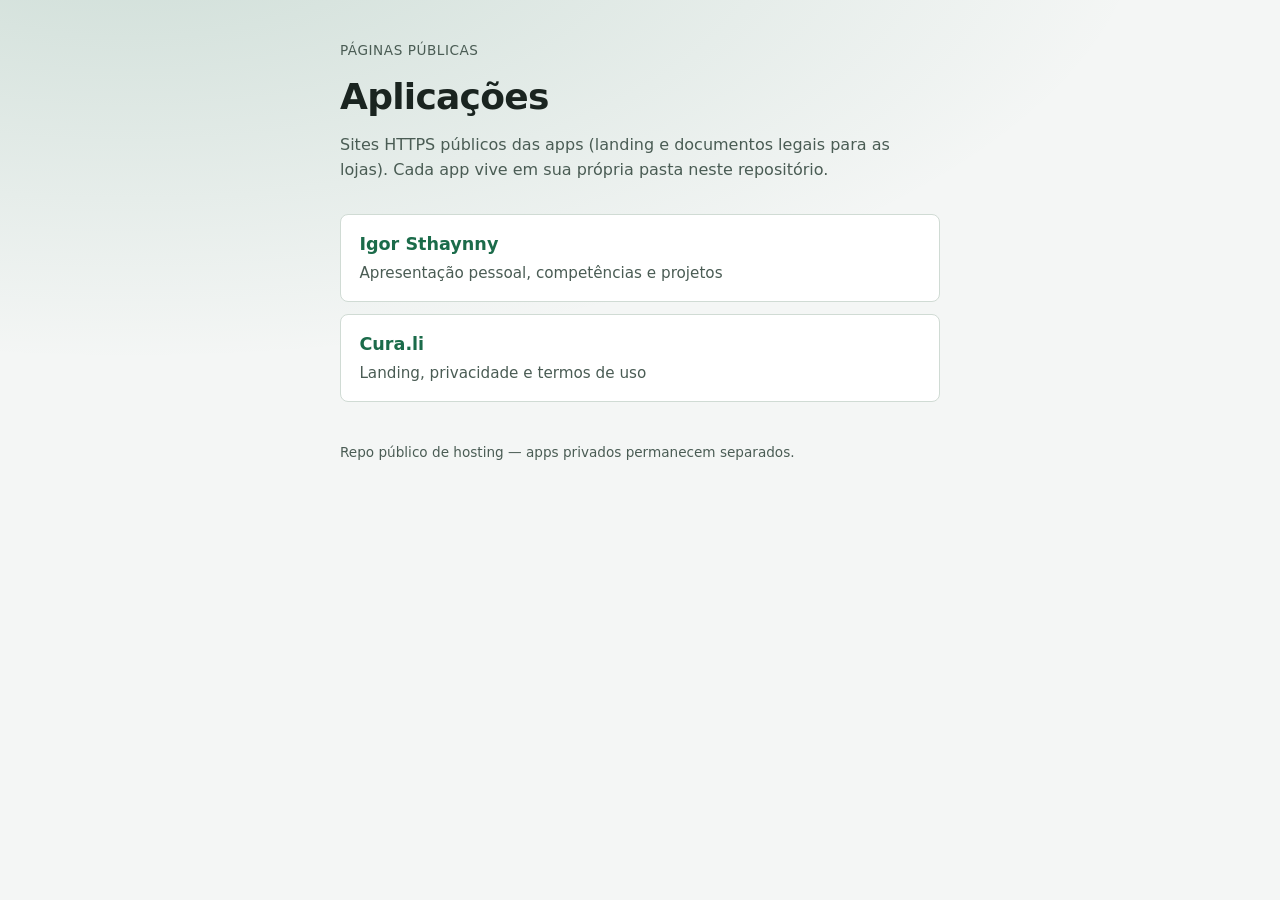
<file: index.html>
<!DOCTYPE html>
<html lang="pt-BR">
<head>
  <meta charset="utf-8" />
  <meta name="viewport" content="width=device-width, initial-scale=1" />
  <meta name="description" content="Páginas públicas das aplicações — landing, privacidade e termos." />
  <title>Páginas públicas</title>
  <link rel="stylesheet" href="assets/site.css" />
</head>
<body>
  <a class="skip-link" href="#conteudo">Ir para o conteúdo</a>

  <header>
    <p class="brand">Páginas públicas</p>
  </header>

  <main id="conteudo">
    <h1>Aplicações</h1>
    <p class="lede">
      Sites HTTPS públicos das apps (landing e documentos legais para as lojas).
      Cada app vive em sua própria pasta neste repositório.
    </p>

    <ul class="apps">
      <li>
        <a href="igor/">
          <strong>Igor Sthaynny</strong>
          <span>Apresentação pessoal, competências e projetos</span>
        </a>
      </li>
      <li>
        <a href="cura.li/">
          <strong>Cura.li</strong>
          <span>Landing, privacidade e termos de uso</span>
        </a>
      </li>
    </ul>
  </main>

  <footer>
    <p>Repo público de hosting — apps privados permanecem separados.</p>
  </footer>
</body>
</html>
</file>
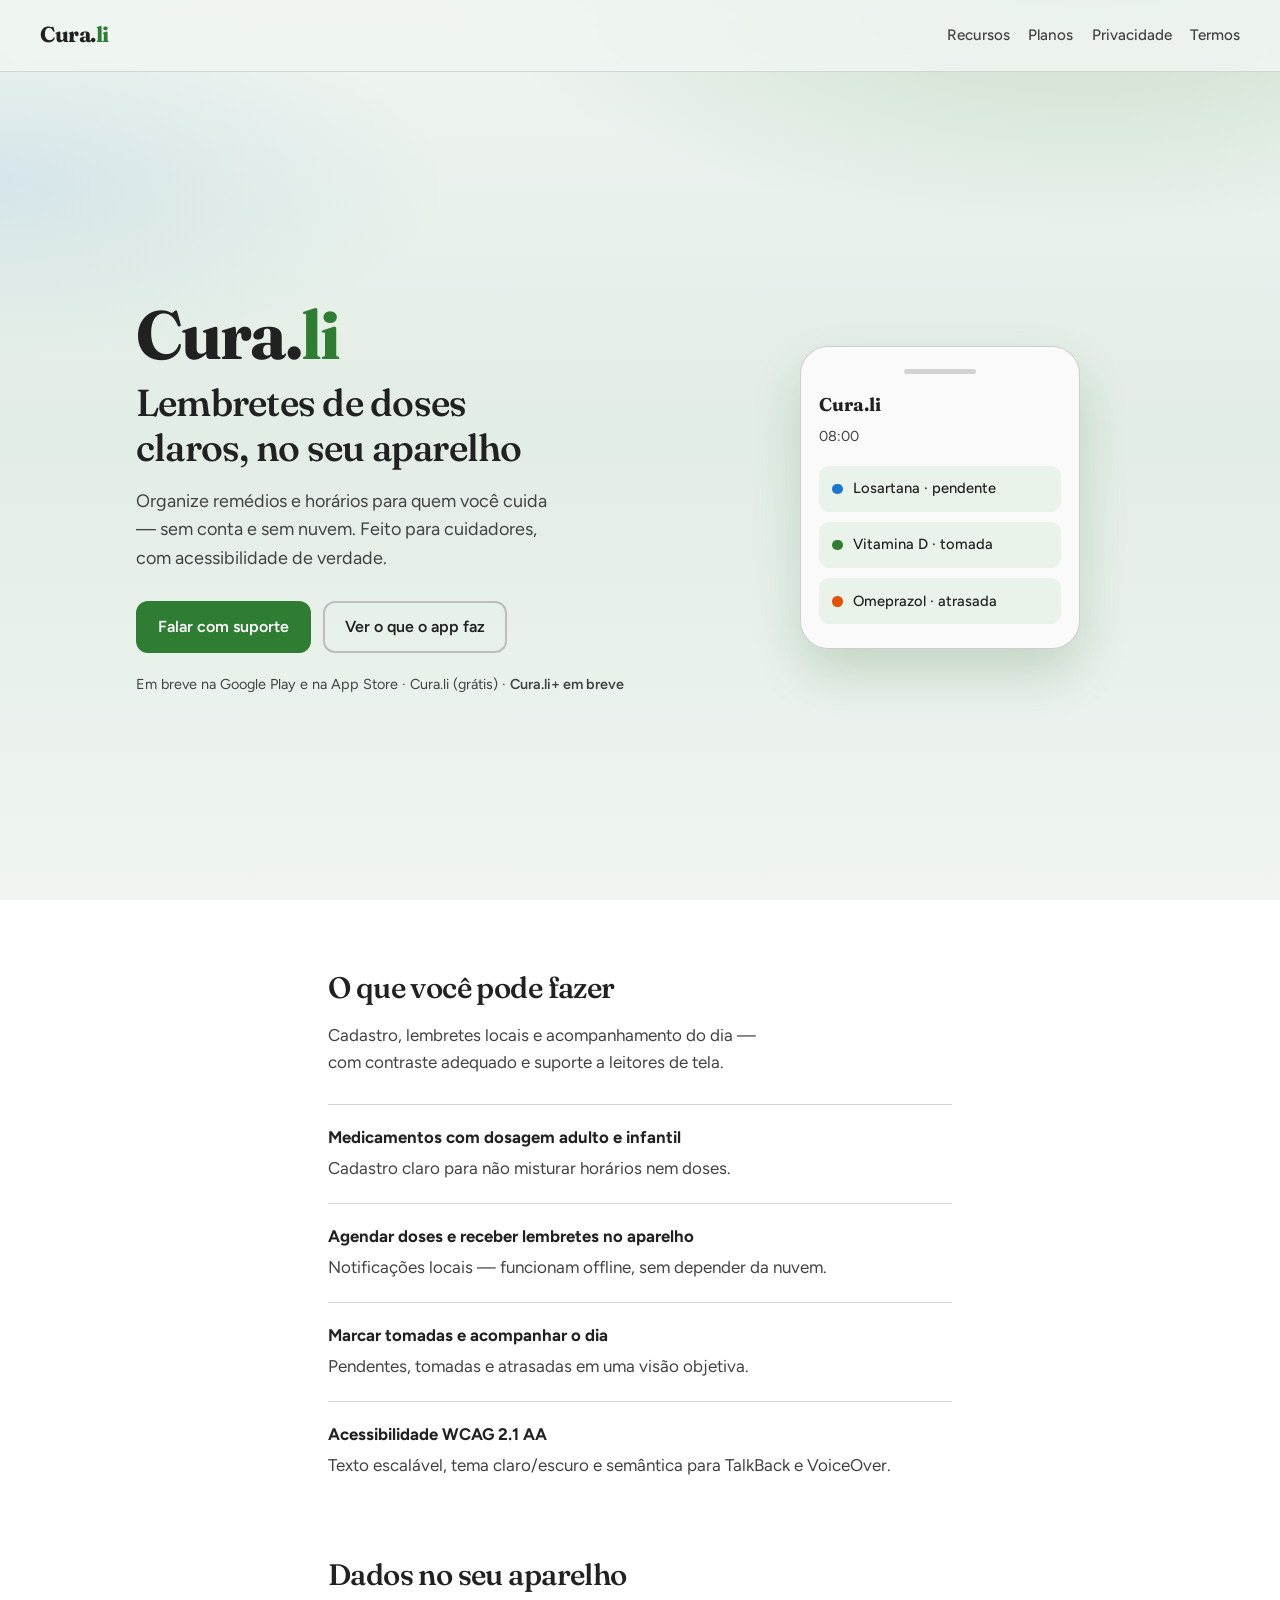
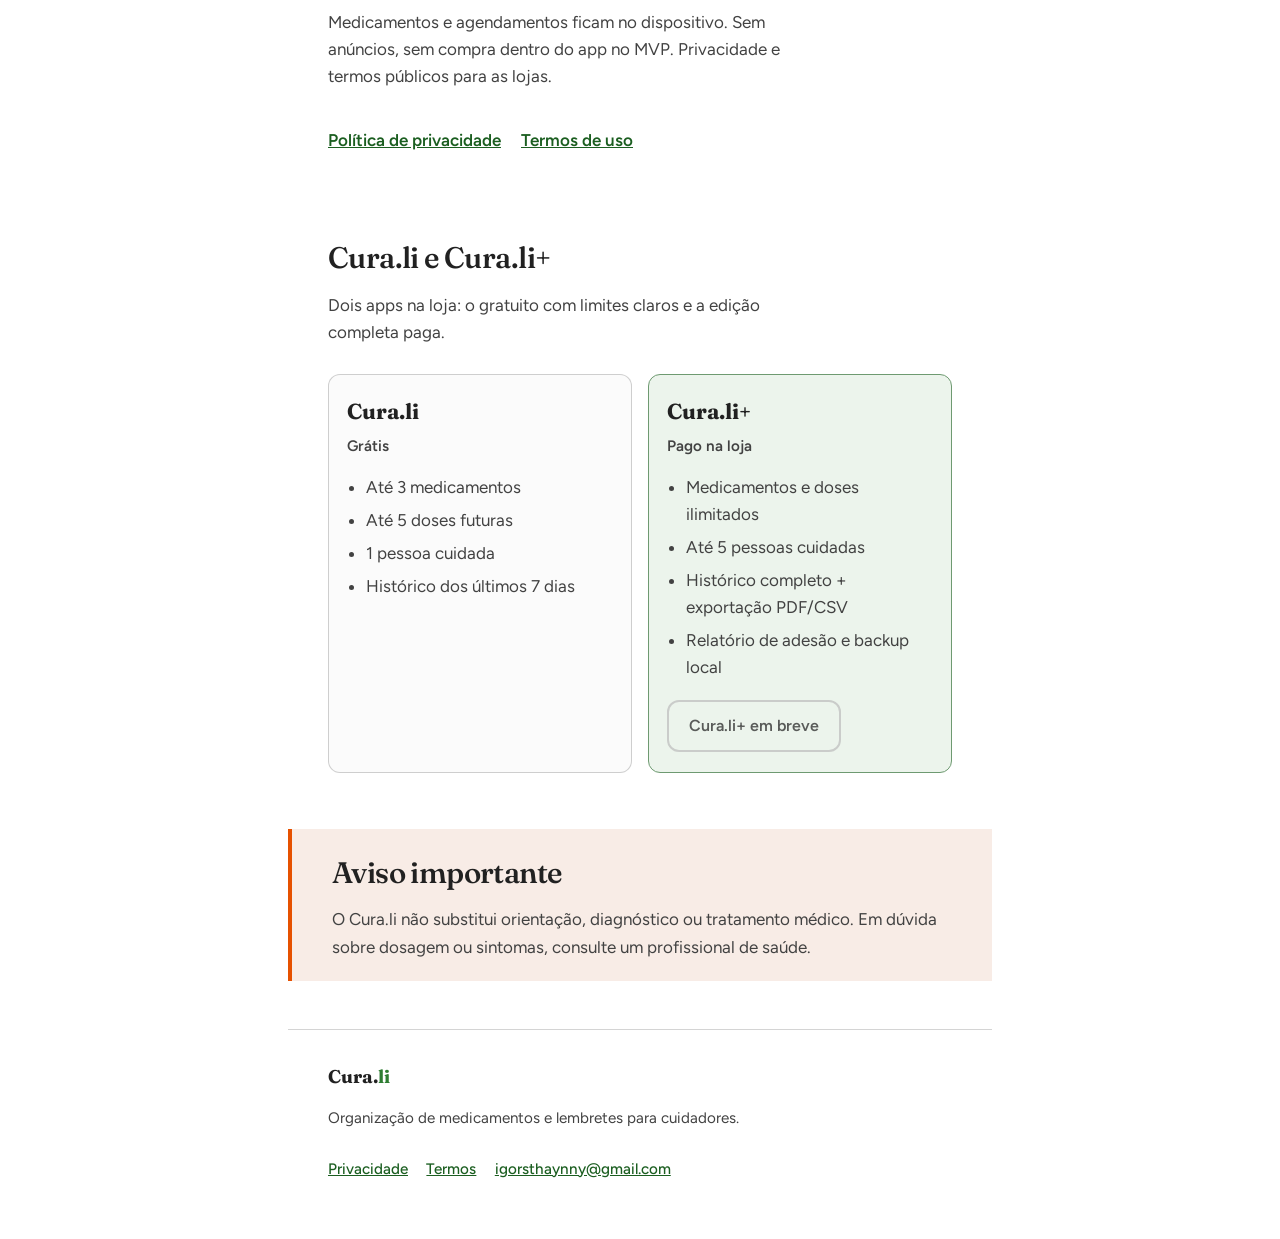
<file: cura.li/index.html>
<!DOCTYPE html>
<html lang="pt-BR">
<head>
  <meta charset="utf-8" />
  <meta name="viewport" content="width=device-width, initial-scale=1" />
  <meta name="description" content="Cura.li — lembretes de doses acessíveis para cuidadores. Offline, claro e seguro." />
  <meta name="theme-color" content="#2E7D32" />
  <title>Cura.li — Lembretes de doses para cuidadores</title>
  <link rel="preconnect" href="https://fonts.googleapis.com" />
  <link rel="preconnect" href="https://fonts.gstatic.com" crossorigin />
  <link href="https://fonts.googleapis.com/css2?family=Fraunces:opsz,wght@9..144,550;9..144,700&family=Figtree:wght@400;500;600;700&display=swap" rel="stylesheet" />
  <link rel="stylesheet" href="assets/landing.css" />
</head>
<body>
  <a class="skip-link" href="#conteudo">Ir para o conteúdo</a>

  <header class="site-header">
    <a class="brand" href="./" aria-current="page">Cura.<span>li</span></a>
    <nav aria-label="Principal">
      <a href="#recursos">Recursos</a>
      <a href="#planos">Planos</a>
      <a href="privacidade/">Privacidade</a>
      <a href="termos/">Termos</a>
    </nav>
  </header>

  <main id="conteudo">
    <section class="hero" aria-labelledby="hero-brand">
      <div class="hero-copy">
        <p id="hero-brand" class="hero-brand">Cura.<span>li</span></p>
        <h1>Lembretes de doses claros, no seu aparelho</h1>
        <p class="hero-lead">
          Organize remédios e horários para quem você cuida — sem conta e sem nuvem.
          Feito para cuidadores, com acessibilidade de verdade.
        </p>
        <div class="hero-cta">
          <a class="btn btn-primary" href="mailto:igorsthaynny@gmail.com?subject=%5BCura.li%5D%20Quero%20saber%20mais">Falar com suporte</a>
          <a class="btn btn-ghost" href="#recursos">Ver o que o app faz</a>
        </div>
        <p class="hero-note">Em breve na Google Play e na App Store · Cura.li (grátis) · <span class="coming-soon-inline">Cura.li+ em breve</span></p>
      </div>

      <div class="hero-visual" aria-hidden="true">
        <div class="phone">
          <div class="phone-notch"></div>
          <p class="phone-app">Cura.li</p>
          <p class="phone-time">08:00</p>
          <ul class="phone-doses">
            <li><span class="dot pending"></span> Losartana · pendente</li>
            <li><span class="dot taken"></span> Vitamina D · tomada</li>
            <li><span class="dot late"></span> Omeprazol · atrasada</li>
          </ul>
        </div>
      </div>
    </section>

    <section id="recursos" class="section" aria-labelledby="recursos-title">
      <h2 id="recursos-title">O que você pode fazer</h2>
      <p class="section-lead">Cadastro, lembretes locais e acompanhamento do dia — com contraste adequado e suporte a leitores de tela.</p>
      <ul class="feature-list">
        <li>
          <strong>Medicamentos com dosagem adulto e infantil</strong>
          <span>Cadastro claro para não misturar horários nem doses.</span>
        </li>
        <li>
          <strong>Agendar doses e receber lembretes no aparelho</strong>
          <span>Notificações locais — funcionam offline, sem depender da nuvem.</span>
        </li>
        <li>
          <strong>Marcar tomadas e acompanhar o dia</strong>
          <span>Pendentes, tomadas e atrasadas em uma visão objetiva.</span>
        </li>
        <li>
          <strong>Acessibilidade WCAG 2.1 AA</strong>
          <span>Texto escalável, tema claro/escuro e semântica para TalkBack e VoiceOver.</span>
        </li>
      </ul>
    </section>

    <section class="section section-trust" aria-labelledby="trust-title">
      <h2 id="trust-title">Dados no seu aparelho</h2>
      <p class="section-lead">
        Medicamentos e agendamentos ficam no dispositivo. Sem anúncios, sem compra dentro do app no MVP.
        Privacidade e termos públicos para as lojas.
      </p>
      <p class="trust-links">
        <a href="privacidade/">Política de privacidade</a>
        <a href="termos/">Termos de uso</a>
      </p>
    </section>

    <section id="planos" class="section" aria-labelledby="planos-title">
      <h2 id="planos-title">Cura.li e Cura.li+</h2>
      <p class="section-lead">Dois apps na loja: o gratuito com limites claros e a edição completa paga.</p>
      <div class="plans" role="list">
        <article class="plan" role="listitem">
          <h3>Cura.li</h3>
          <p class="plan-price">Grátis</p>
          <ul>
            <li>Até 3 medicamentos</li>
            <li>Até 5 doses futuras</li>
            <li>1 pessoa cuidada</li>
            <li>Histórico dos últimos 7 dias</li>
          </ul>
        </article>
        <article class="plan plan-plus" role="listitem">
          <h3>Cura.li+</h3>
          <p class="plan-price">Pago na loja</p>
          <ul>
            <li>Medicamentos e doses ilimitados</li>
            <li>Até 5 pessoas cuidadas</li>
            <li>Histórico completo + exportação PDF/CSV</li>
            <li>Relatório de adesão e backup local</li>
          </ul>
          <p class="plan-cta">
            <span class="btn btn-ghost btn-disabled" aria-disabled="true">Cura.li+ em breve</span>
          </p>
        </article>
      </div>
    </section>

    <aside class="disclaimer" aria-labelledby="disclaimer-title">
      <h2 id="disclaimer-title">Aviso importante</h2>
      <p>
        O Cura.li não substitui orientação, diagnóstico ou tratamento médico.
        Em dúvida sobre dosagem ou sintomas, consulte um profissional de saúde.
      </p>
    </aside>
  </main>

  <footer class="site-footer">
    <p class="footer-brand">Cura.<span>li</span></p>
    <p>Organização de medicamentos e lembretes para cuidadores.</p>
    <nav aria-label="Rodapé">
      <a href="privacidade/">Privacidade</a>
      <a href="termos/">Termos</a>
      <a href="mailto:igorsthaynny@gmail.com">igorsthaynny@gmail.com</a>
    </nav>
  </footer>
</body>
</html>
</file>
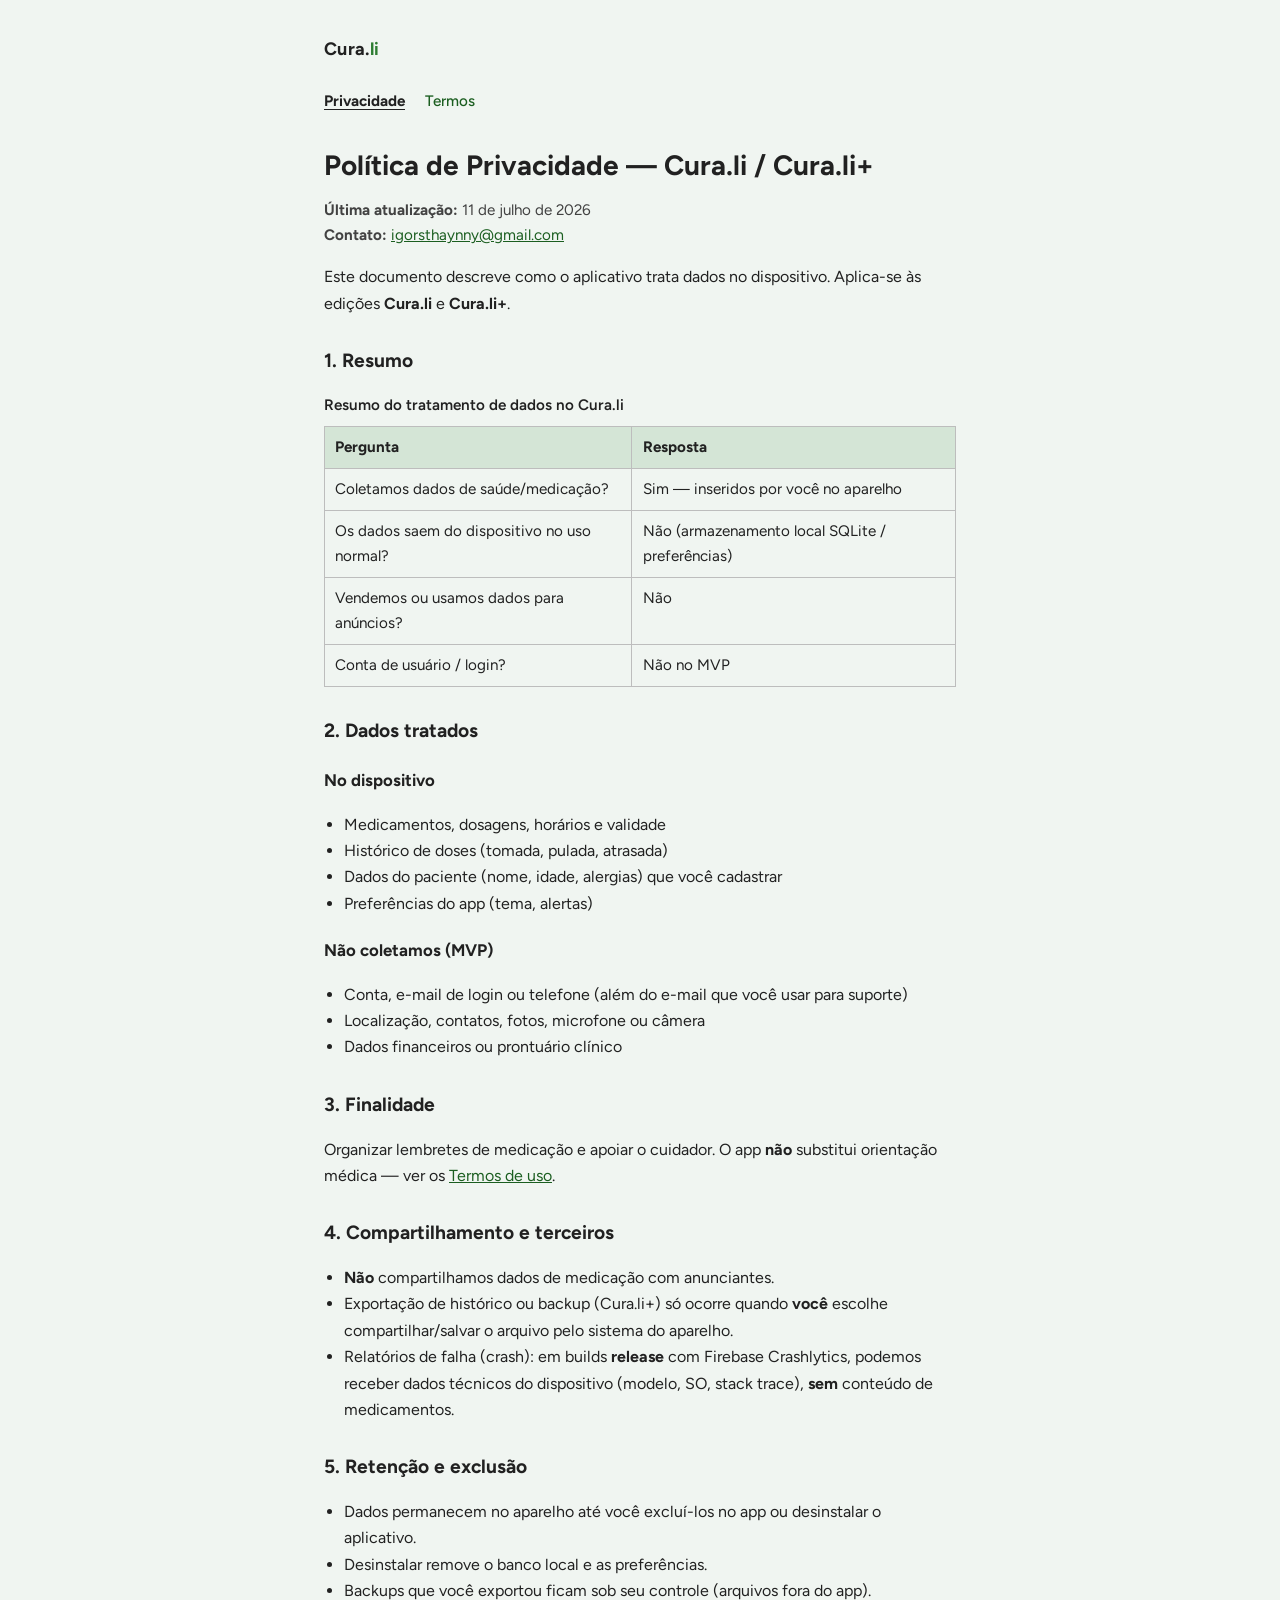
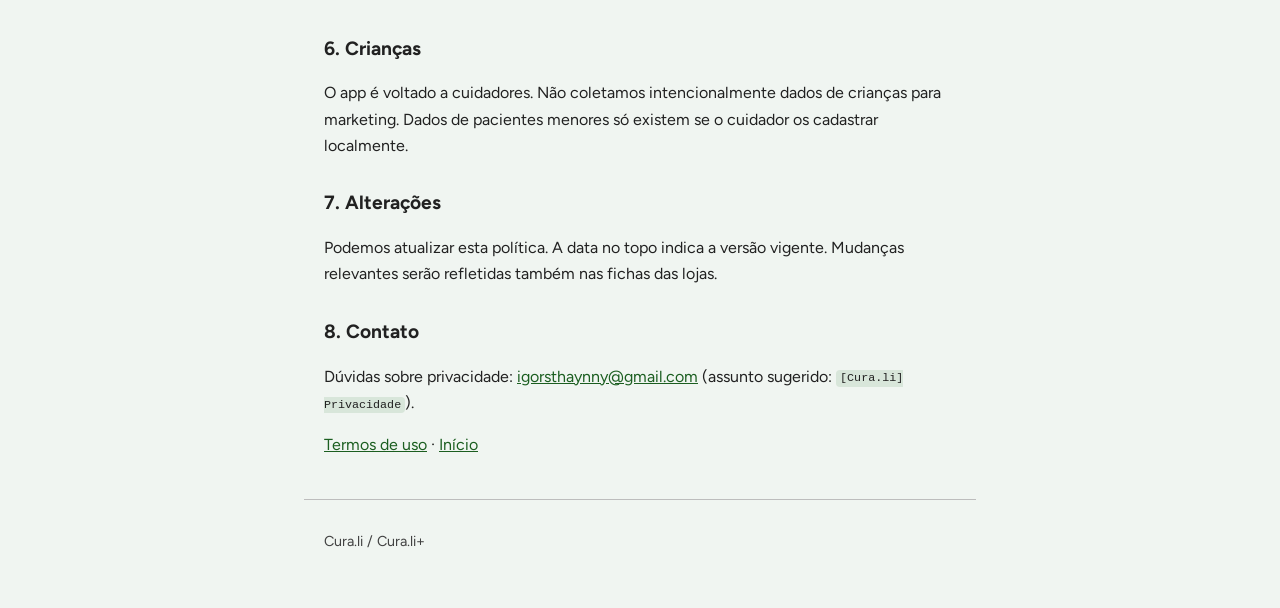
<file: cura.li/privacidade/index.html>
<!DOCTYPE html>
<html lang="pt-BR">
<head>
  <meta charset="utf-8" />
  <meta name="viewport" content="width=device-width, initial-scale=1" />
  <meta name="description" content="Política de Privacidade do Cura.li e Cura.li+." />
  <title>Política de Privacidade — Cura.li</title>
  <link rel="preconnect" href="https://fonts.googleapis.com" />
  <link rel="preconnect" href="https://fonts.gstatic.com" crossorigin />
  <link href="https://fonts.googleapis.com/css2?family=Figtree:wght@400;500;600;700&display=swap" rel="stylesheet" />
  <link rel="stylesheet" href="../assets/legal.css" />
</head>
<body>
  <a class="skip-link" href="#conteudo">Ir para o conteúdo</a>

  <header>
    <a class="brand" href="../">Cura.<span>li</span></a>
    <nav aria-label="Documentos">
      <a href="../privacidade/" aria-current="page">Privacidade</a>
      <a href="../termos/">Termos</a>
    </nav>
  </header>

  <main id="conteudo">
    <h1>Política de Privacidade — Cura.li / Cura.li+</h1>
    <p class="meta">
      <strong>Última atualização:</strong> 11 de julho de 2026<br />
      <strong>Contato:</strong>
      <a href="mailto:igorsthaynny@gmail.com">igorsthaynny@gmail.com</a>
    </p>

    <p>
      Este documento descreve como o aplicativo trata dados no dispositivo.
      Aplica-se às edições <strong>Cura.li</strong> e <strong>Cura.li+</strong>.
    </p>

    <h2>1. Resumo</h2>
    <table>
      <caption>Resumo do tratamento de dados no Cura.li</caption>
      <thead>
        <tr><th scope="col">Pergunta</th><th scope="col">Resposta</th></tr>
      </thead>
      <tbody>
        <tr>
          <td>Coletamos dados de saúde/medicação?</td>
          <td>Sim — inseridos por você no aparelho</td>
        </tr>
        <tr>
          <td>Os dados saem do dispositivo no uso normal?</td>
          <td>Não (armazenamento local SQLite / preferências)</td>
        </tr>
        <tr>
          <td>Vendemos ou usamos dados para anúncios?</td>
          <td>Não</td>
        </tr>
        <tr>
          <td>Conta de usuário / login?</td>
          <td>Não no MVP</td>
        </tr>
      </tbody>
    </table>

    <h2>2. Dados tratados</h2>
    <h3>No dispositivo</h3>
    <ul>
      <li>Medicamentos, dosagens, horários e validade</li>
      <li>Histórico de doses (tomada, pulada, atrasada)</li>
      <li>Dados do paciente (nome, idade, alergias) que você cadastrar</li>
      <li>Preferências do app (tema, alertas)</li>
    </ul>
    <h3>Não coletamos (MVP)</h3>
    <ul>
      <li>Conta, e-mail de login ou telefone (além do e-mail que você usar para suporte)</li>
      <li>Localização, contatos, fotos, microfone ou câmera</li>
      <li>Dados financeiros ou prontuário clínico</li>
    </ul>

    <h2>3. Finalidade</h2>
    <p>
      Organizar lembretes de medicação e apoiar o cuidador.
      O app <strong>não</strong> substitui orientação médica — ver os
      <a href="../termos/">Termos de uso</a>.
    </p>

    <h2>4. Compartilhamento e terceiros</h2>
    <ul>
      <li><strong>Não</strong> compartilhamos dados de medicação com anunciantes.</li>
      <li>
        Exportação de histórico ou backup (Cura.li+) só ocorre quando
        <strong>você</strong> escolhe compartilhar/salvar o arquivo pelo sistema do aparelho.
      </li>
      <li>
        Relatórios de falha (crash): em builds <strong>release</strong> com Firebase Crashlytics,
        podemos receber dados técnicos do dispositivo (modelo, SO, stack trace),
        <strong>sem</strong> conteúdo de medicamentos.
      </li>
    </ul>

    <h2>5. Retenção e exclusão</h2>
    <ul>
      <li>Dados permanecem no aparelho até você excluí-los no app ou desinstalar o aplicativo.</li>
      <li>Desinstalar remove o banco local e as preferências.</li>
      <li>Backups que você exportou ficam sob seu controle (arquivos fora do app).</li>
    </ul>

    <h2>6. Crianças</h2>
    <p>
      O app é voltado a cuidadores. Não coletamos intencionalmente dados de crianças para marketing.
      Dados de pacientes menores só existem se o cuidador os cadastrar localmente.
    </p>

    <h2>7. Alterações</h2>
    <p>
      Podemos atualizar esta política. A data no topo indica a versão vigente.
      Mudanças relevantes serão refletidas também nas fichas das lojas.
    </p>

    <h2>8. Contato</h2>
    <p>
      Dúvidas sobre privacidade:
      <a href="mailto:igorsthaynny@gmail.com?subject=%5BCura.li%5D%20Privacidade">igorsthaynny@gmail.com</a>
      (assunto sugerido: <code>[Cura.li] Privacidade</code>).
    </p>
    <p><a href="../termos/">Termos de uso</a> · <a href="../">Início</a></p>
  </main>

  <footer>
    <!-- Fonte canônica: docs/legal/PRIVACIDADE.md -->
    <p>Cura.li / Cura.li+</p>
  </footer>
</body>
</html>
</file>
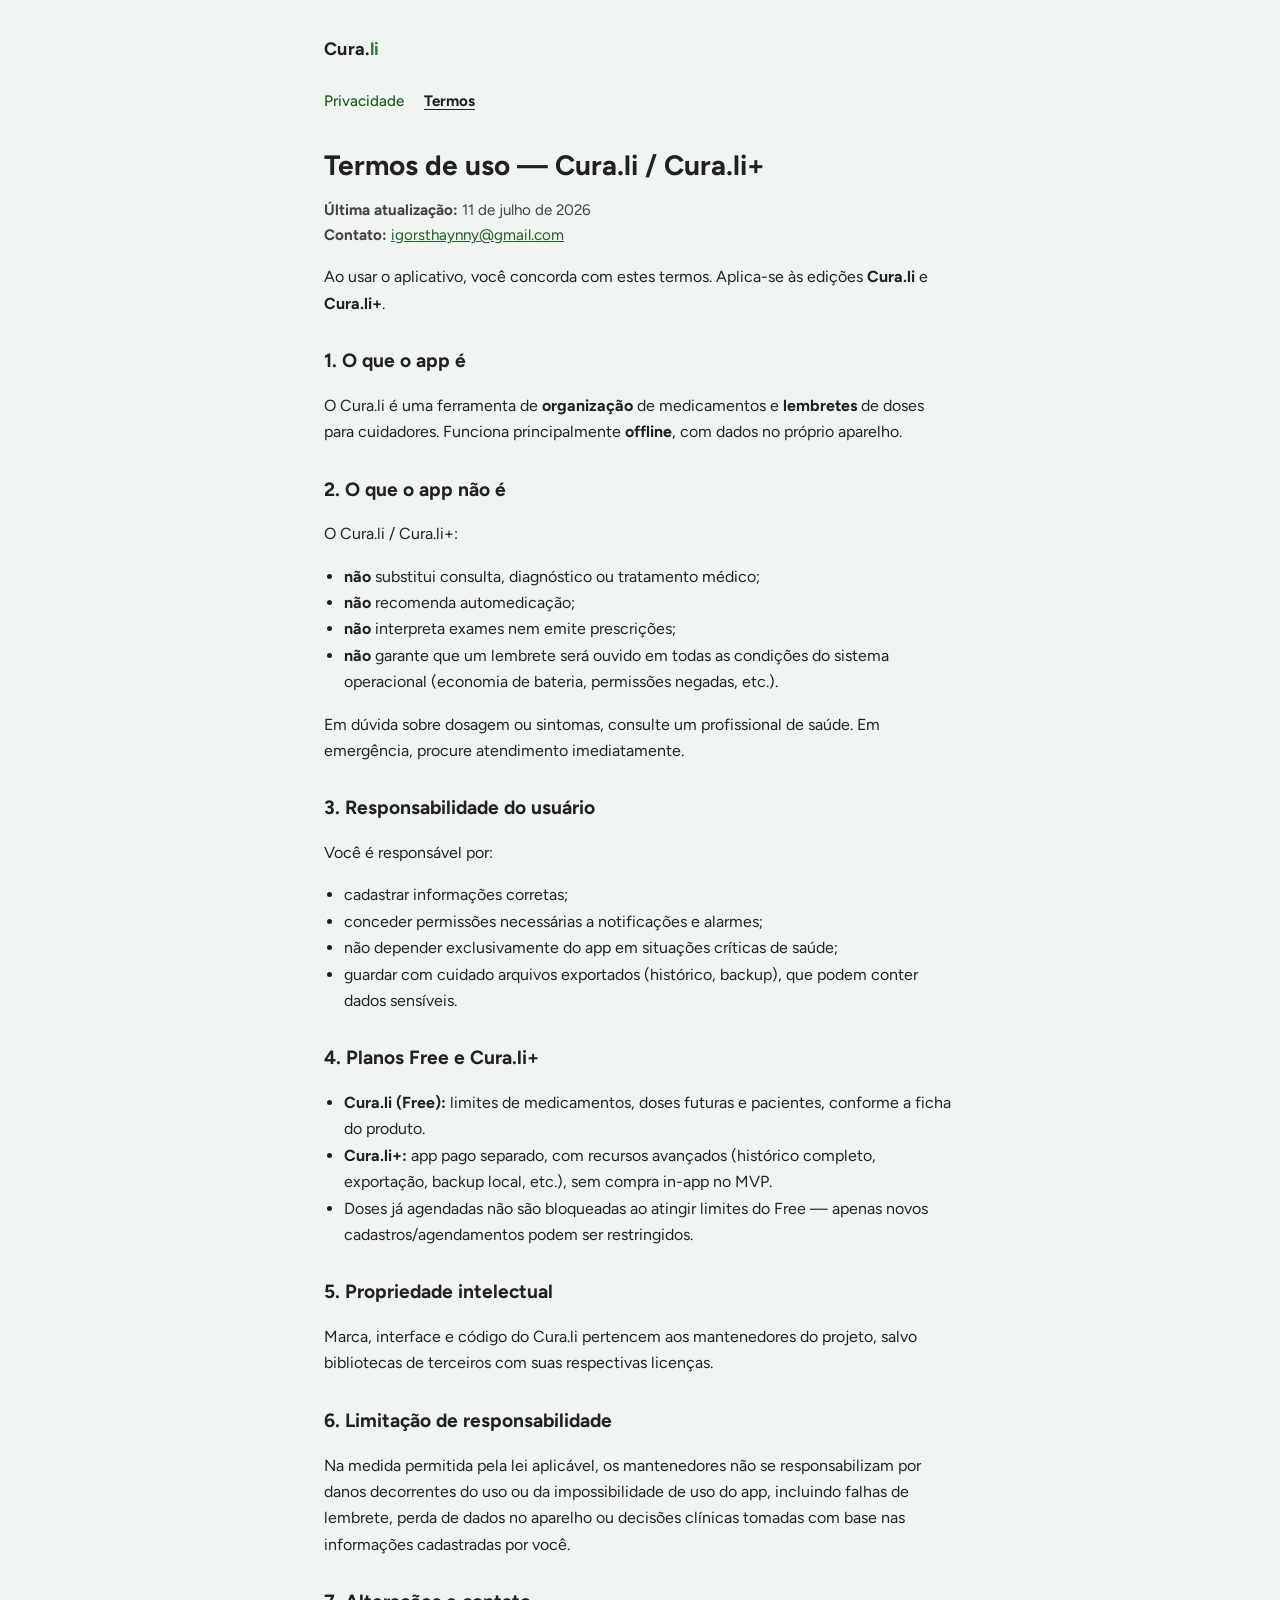
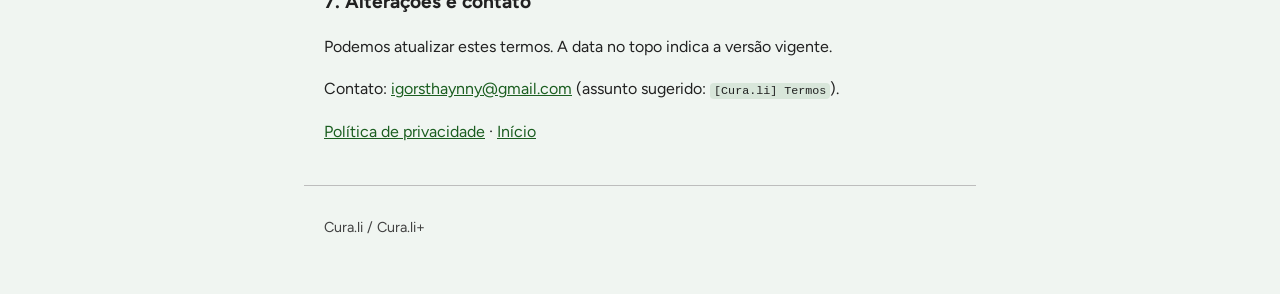
<file: cura.li/termos/index.html>
<!DOCTYPE html>
<html lang="pt-BR">
<head>
  <meta charset="utf-8" />
  <meta name="viewport" content="width=device-width, initial-scale=1" />
  <meta name="description" content="Termos de uso do Cura.li e Cura.li+." />
  <title>Termos de uso — Cura.li</title>
  <link rel="preconnect" href="https://fonts.googleapis.com" />
  <link rel="preconnect" href="https://fonts.gstatic.com" crossorigin />
  <link href="https://fonts.googleapis.com/css2?family=Figtree:wght@400;500;600;700&display=swap" rel="stylesheet" />
  <link rel="stylesheet" href="../assets/legal.css" />
</head>
<body>
  <a class="skip-link" href="#conteudo">Ir para o conteúdo</a>

  <header>
    <a class="brand" href="../">Cura.<span>li</span></a>
    <nav aria-label="Documentos">
      <a href="../privacidade/">Privacidade</a>
      <a href="../termos/" aria-current="page">Termos</a>
    </nav>
  </header>

  <main id="conteudo">
    <h1>Termos de uso — Cura.li / Cura.li+</h1>
    <p class="meta">
      <strong>Última atualização:</strong> 11 de julho de 2026<br />
      <strong>Contato:</strong>
      <a href="mailto:igorsthaynny@gmail.com">igorsthaynny@gmail.com</a>
    </p>

    <p>
      Ao usar o aplicativo, você concorda com estes termos.
      Aplica-se às edições <strong>Cura.li</strong> e <strong>Cura.li+</strong>.
    </p>

    <h2>1. O que o app é</h2>
    <p>
      O Cura.li é uma ferramenta de <strong>organização</strong> de medicamentos e
      <strong>lembretes</strong> de doses para cuidadores. Funciona principalmente
      <strong>offline</strong>, com dados no próprio aparelho.
    </p>

    <h2>2. O que o app não é</h2>
    <p>O Cura.li / Cura.li+:</p>
    <ul>
      <li><strong>não</strong> substitui consulta, diagnóstico ou tratamento médico;</li>
      <li><strong>não</strong> recomenda automedicação;</li>
      <li><strong>não</strong> interpreta exames nem emite prescrições;</li>
      <li>
        <strong>não</strong> garante que um lembrete será ouvido em todas as condições
        do sistema operacional (economia de bateria, permissões negadas, etc.).
      </li>
    </ul>
    <p>
      Em dúvida sobre dosagem ou sintomas, consulte um profissional de saúde.
      Em emergência, procure atendimento imediatamente.
    </p>

    <h2>3. Responsabilidade do usuário</h2>
    <p>Você é responsável por:</p>
    <ul>
      <li>cadastrar informações corretas;</li>
      <li>conceder permissões necessárias a notificações e alarmes;</li>
      <li>não depender exclusivamente do app em situações críticas de saúde;</li>
      <li>
        guardar com cuidado arquivos exportados (histórico, backup),
        que podem conter dados sensíveis.
      </li>
    </ul>

    <h2>4. Planos Free e Cura.li+</h2>
    <ul>
      <li>
        <strong>Cura.li (Free):</strong> limites de medicamentos, doses futuras e pacientes,
        conforme a ficha do produto.
      </li>
      <li>
        <strong>Cura.li+:</strong> app pago separado, com recursos avançados
        (histórico completo, exportação, backup local, etc.), sem compra in-app no MVP.
      </li>
      <li>
        Doses já agendadas não são bloqueadas ao atingir limites do Free —
        apenas novos cadastros/agendamentos podem ser restringidos.
      </li>
    </ul>

    <h2>5. Propriedade intelectual</h2>
    <p>
      Marca, interface e código do Cura.li pertencem aos mantenedores do projeto,
      salvo bibliotecas de terceiros com suas respectivas licenças.
    </p>

    <h2>6. Limitação de responsabilidade</h2>
    <p>
      Na medida permitida pela lei aplicável, os mantenedores não se responsabilizam
      por danos decorrentes do uso ou da impossibilidade de uso do app, incluindo
      falhas de lembrete, perda de dados no aparelho ou decisões clínicas tomadas
      com base nas informações cadastradas por você.
    </p>

    <h2>7. Alterações e contato</h2>
    <p>
      Podemos atualizar estes termos. A data no topo indica a versão vigente.
    </p>
    <p>
      Contato:
      <a href="mailto:igorsthaynny@gmail.com?subject=%5BCura.li%5D%20Termos">igorsthaynny@gmail.com</a>
      (assunto sugerido: <code>[Cura.li] Termos</code>).
    </p>
    <p><a href="../privacidade/">Política de privacidade</a> · <a href="../">Início</a></p>
  </main>

  <footer>
    <!-- Fonte canônica: docs/legal/TERMOS_DE_USO.md -->
    <p>Cura.li / Cura.li+</p>
  </footer>
</body>
</html>
</file>
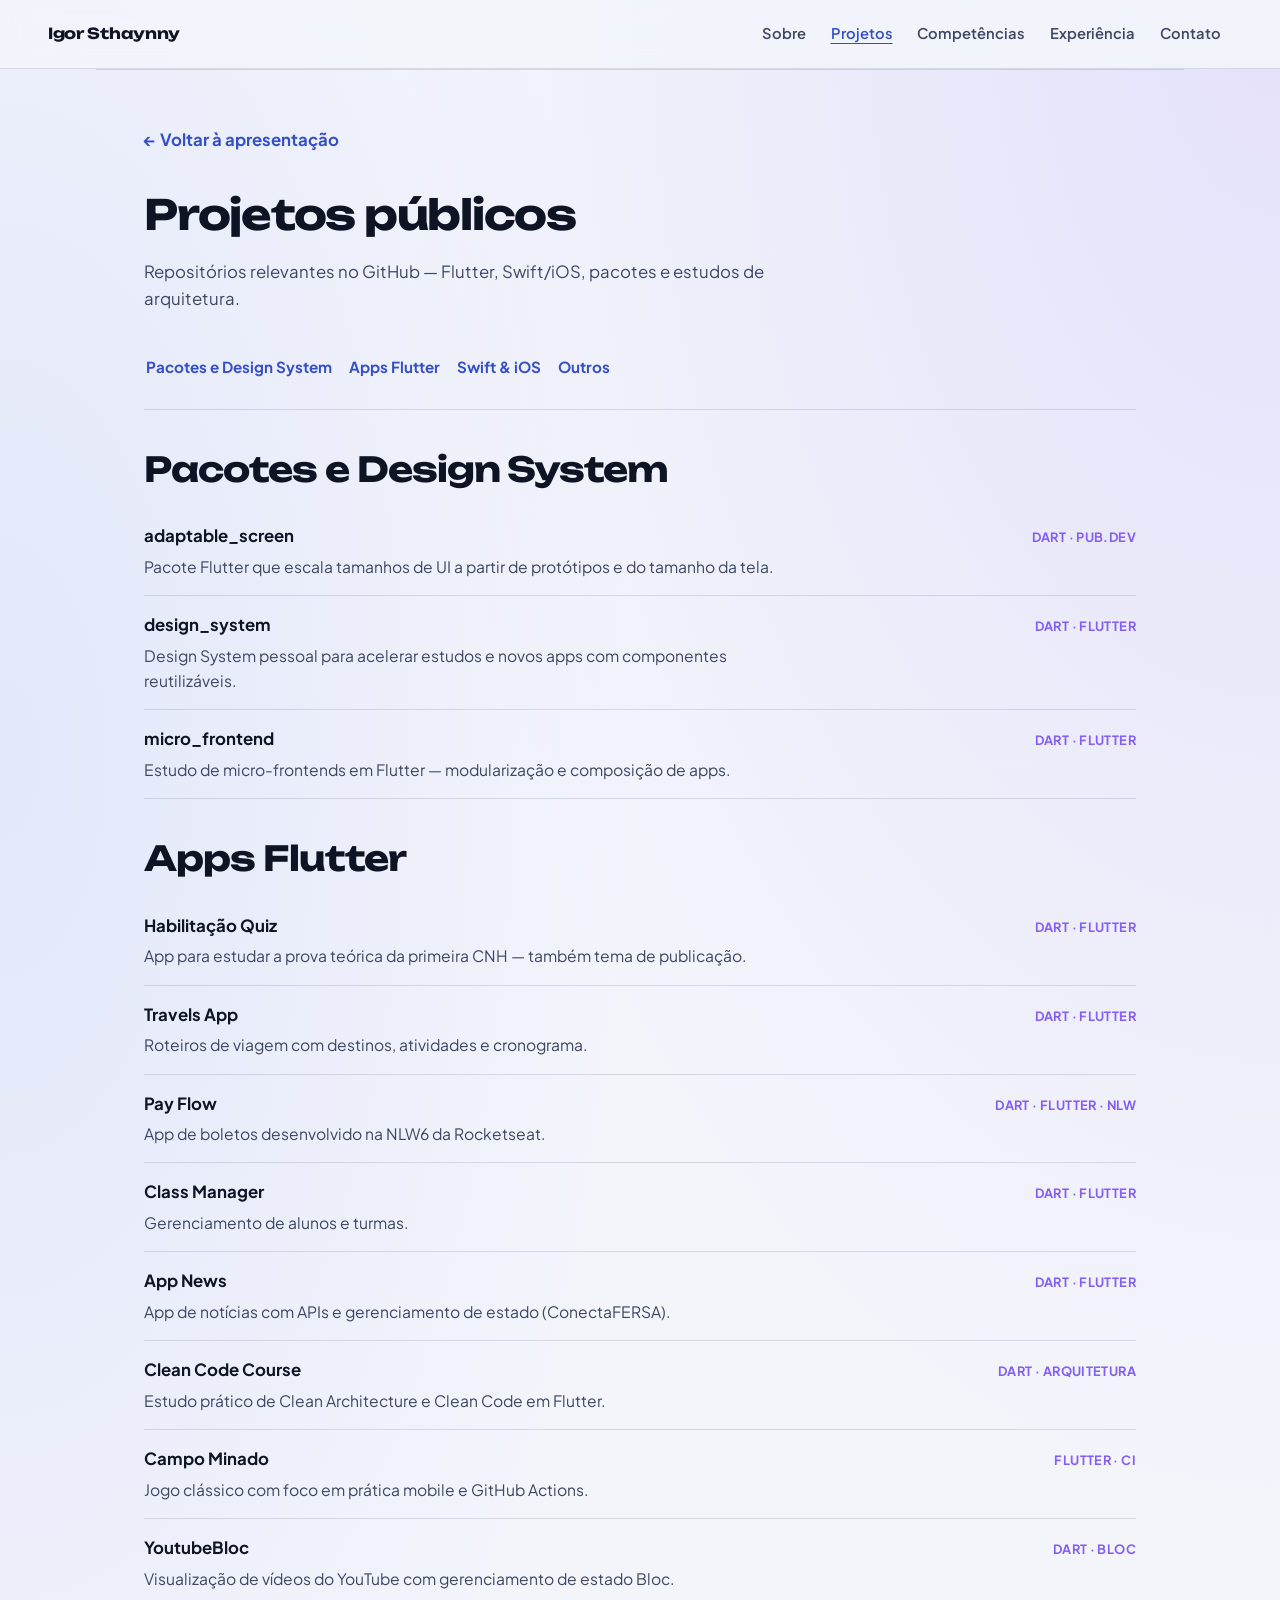
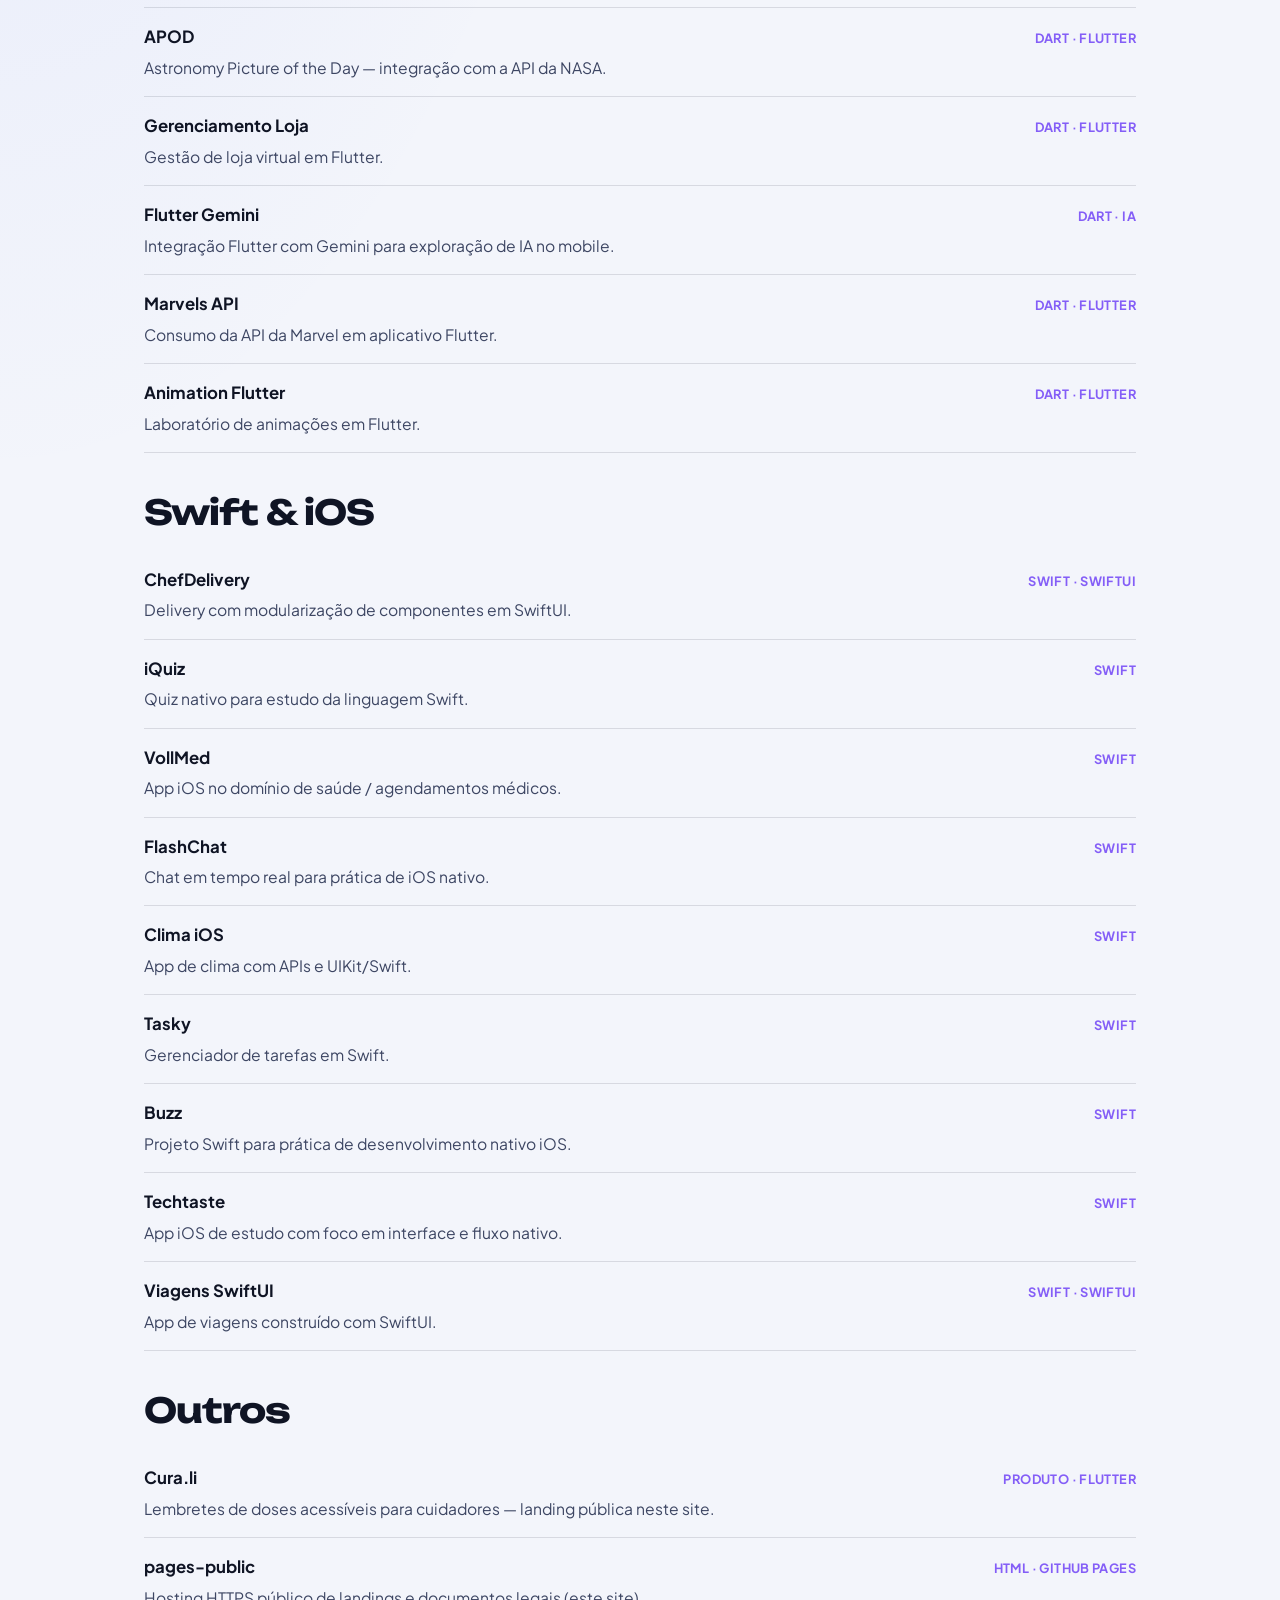
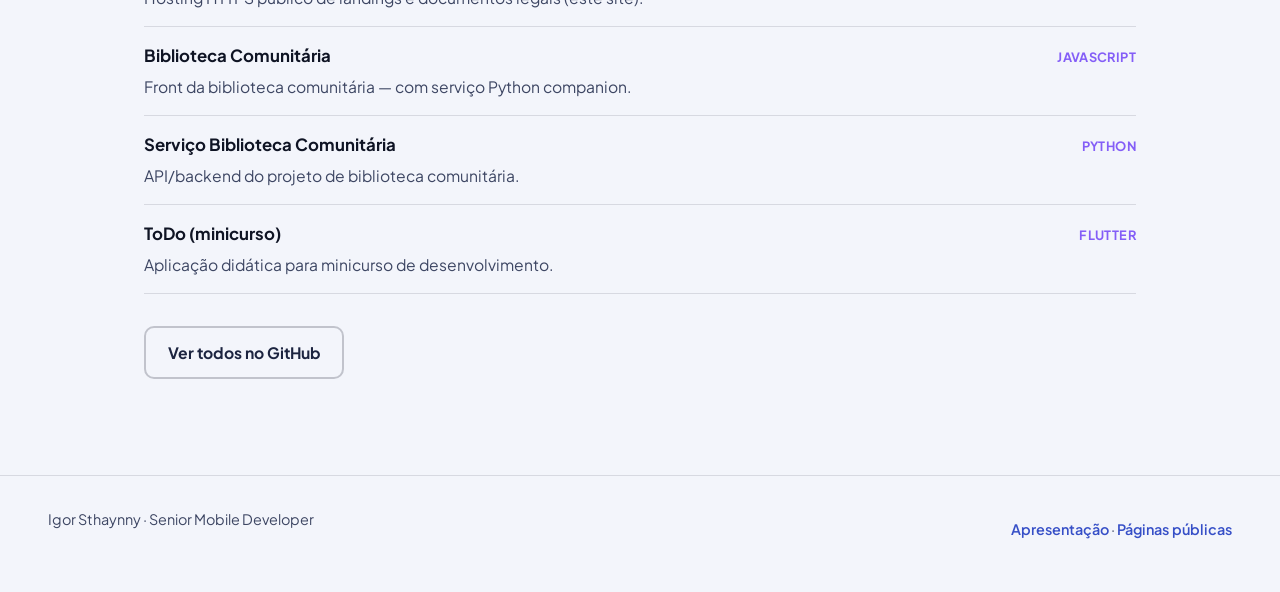
<file: igor/projetos/index.html>
<!DOCTYPE html>
<html lang="pt-BR">
<head>
  <meta charset="utf-8" />
  <meta name="viewport" content="width=device-width, initial-scale=1" />
  <meta name="description" content="Projetos públicos de Igor Sthaynny — Flutter, Swift/iOS, pacotes e estudos." />
  <meta name="theme-color" content="#3b5bdb" />
  <title>Projetos — Igor Sthaynny</title>
  <link rel="preconnect" href="https://fonts.googleapis.com" />
  <link rel="preconnect" href="https://fonts.gstatic.com" crossorigin />
  <link href="https://fonts.googleapis.com/css2?family=Plus+Jakarta+Sans:wght@400;500;600;700&family=Unbounded:wght@500;700;800&display=swap" rel="stylesheet" />
  <link rel="stylesheet" href="../assets/landing.css" />
</head>
<body>
  <a class="skip-link" href="#conteudo">Ir para o conteúdo</a>

  <header class="site-header">
    <a class="wordmark" href="../">Igor Sthaynny</a>
    <nav aria-label="Principal">
      <a href="../#sobre">Sobre</a>
      <a href="./" aria-current="page">Projetos</a>
      <a href="../#competencias">Competências</a>
      <a href="../#experiencia">Experiência</a>
      <a href="../#contato">Contato</a>
    </nav>
  </header>

  <main id="conteudo">
    <section class="section section-projects page-projects" aria-labelledby="projetos-title">
      <p class="page-kicker"><a href="../">← Voltar à apresentação</a></p>
      <h1 id="projetos-title">Projetos públicos</h1>
      <p class="section-lead">
        Repositórios relevantes no GitHub — Flutter, Swift/iOS, pacotes e estudos de arquitetura.
      </p>

      <nav class="projects-toc" aria-label="Categorias de projetos">
        <a href="#pacotes">Pacotes e Design System</a>
        <a href="#flutter">Apps Flutter</a>
        <a href="#swift">Swift &amp; iOS</a>
        <a href="#outros">Outros</a>
      </nav>

      <h2 class="subhead" id="pacotes">Pacotes e Design System</h2>
      <ul class="project-list">
        <li>
          <a href="https://github.com/Sthaynny/adaptable_screen" rel="noopener noreferrer" target="_blank">
            <span class="project-top">
              <strong>adaptable_screen</strong>
              <span class="project-meta">Dart · pub.dev</span>
            </span>
            <span class="project-desc">Pacote Flutter que escala tamanhos de UI a partir de protótipos e do tamanho da tela.</span>
            <span class="visually-hidden"> (abre em nova aba)</span>
          </a>
        </li>
        <li>
          <a href="https://github.com/Sthaynny/design_system" rel="noopener noreferrer" target="_blank">
            <span class="project-top">
              <strong>design_system</strong>
              <span class="project-meta">Dart · Flutter</span>
            </span>
            <span class="project-desc">Design System pessoal para acelerar estudos e novos apps com componentes reutilizáveis.</span>
            <span class="visually-hidden"> (abre em nova aba)</span>
          </a>
        </li>
        <li>
          <a href="https://github.com/Sthaynny/micro_frontend" rel="noopener noreferrer" target="_blank">
            <span class="project-top">
              <strong>micro_frontend</strong>
              <span class="project-meta">Dart · Flutter</span>
            </span>
            <span class="project-desc">Estudo de micro-frontends em Flutter — modularização e composição de apps.</span>
            <span class="visually-hidden"> (abre em nova aba)</span>
          </a>
        </li>
      </ul>

      <h2 class="subhead" id="flutter">Apps Flutter</h2>
      <ul class="project-list">
        <li>
          <a href="https://github.com/Sthaynny/habilitacao_quiz" rel="noopener noreferrer" target="_blank">
            <span class="project-top">
              <strong>Habilitação Quiz</strong>
              <span class="project-meta">Dart · Flutter</span>
            </span>
            <span class="project-desc">App para estudar a prova teórica da primeira CNH — também tema de publicação.</span>
            <span class="visually-hidden"> (abre em nova aba)</span>
          </a>
        </li>
        <li>
          <a href="https://github.com/Sthaynny/travels_app" rel="noopener noreferrer" target="_blank">
            <span class="project-top">
              <strong>Travels App</strong>
              <span class="project-meta">Dart · Flutter</span>
            </span>
            <span class="project-desc">Roteiros de viagem com destinos, atividades e cronograma.</span>
            <span class="visually-hidden"> (abre em nova aba)</span>
          </a>
        </li>
        <li>
          <a href="https://github.com/Sthaynny/pay_flow" rel="noopener noreferrer" target="_blank">
            <span class="project-top">
              <strong>Pay Flow</strong>
              <span class="project-meta">Dart · Flutter · NLW</span>
            </span>
            <span class="project-desc">App de boletos desenvolvido na NLW6 da Rocketseat.</span>
            <span class="visually-hidden"> (abre em nova aba)</span>
          </a>
        </li>
        <li>
          <a href="https://github.com/Sthaynny/class_manager" rel="noopener noreferrer" target="_blank">
            <span class="project-top">
              <strong>Class Manager</strong>
              <span class="project-meta">Dart · Flutter</span>
            </span>
            <span class="project-desc">Gerenciamento de alunos e turmas.</span>
            <span class="visually-hidden"> (abre em nova aba)</span>
          </a>
        </li>
        <li>
          <a href="https://github.com/Sthaynny/app_news" rel="noopener noreferrer" target="_blank">
            <span class="project-top">
              <strong>App News</strong>
              <span class="project-meta">Dart · Flutter</span>
            </span>
            <span class="project-desc">App de notícias com APIs e gerenciamento de estado (ConectaFERSA).</span>
            <span class="visually-hidden"> (abre em nova aba)</span>
          </a>
        </li>
        <li>
          <a href="https://github.com/Sthaynny/clean_code_course" rel="noopener noreferrer" target="_blank">
            <span class="project-top">
              <strong>Clean Code Course</strong>
              <span class="project-meta">Dart · Arquitetura</span>
            </span>
            <span class="project-desc">Estudo prático de Clean Architecture e Clean Code em Flutter.</span>
            <span class="visually-hidden"> (abre em nova aba)</span>
          </a>
        </li>
        <li>
          <a href="https://github.com/Sthaynny/campo_minado" rel="noopener noreferrer" target="_blank">
            <span class="project-top">
              <strong>Campo Minado</strong>
              <span class="project-meta">Flutter · CI</span>
            </span>
            <span class="project-desc">Jogo clássico com foco em prática mobile e GitHub Actions.</span>
            <span class="visually-hidden"> (abre em nova aba)</span>
          </a>
        </li>
        <li>
          <a href="https://github.com/Sthaynny/youtubeBloc" rel="noopener noreferrer" target="_blank">
            <span class="project-top">
              <strong>YoutubeBloc</strong>
              <span class="project-meta">Dart · Bloc</span>
            </span>
            <span class="project-desc">Visualização de vídeos do YouTube com gerenciamento de estado Bloc.</span>
            <span class="visually-hidden"> (abre em nova aba)</span>
          </a>
        </li>
        <li>
          <a href="https://github.com/Sthaynny/apod" rel="noopener noreferrer" target="_blank">
            <span class="project-top">
              <strong>APOD</strong>
              <span class="project-meta">Dart · Flutter</span>
            </span>
            <span class="project-desc">Astronomy Picture of the Day — integração com a API da NASA.</span>
            <span class="visually-hidden"> (abre em nova aba)</span>
          </a>
        </li>
        <li>
          <a href="https://github.com/Sthaynny/gerenciamento_loja" rel="noopener noreferrer" target="_blank">
            <span class="project-top">
              <strong>Gerenciamento Loja</strong>
              <span class="project-meta">Dart · Flutter</span>
            </span>
            <span class="project-desc">Gestão de loja virtual em Flutter.</span>
            <span class="visually-hidden"> (abre em nova aba)</span>
          </a>
        </li>
        <li>
          <a href="https://github.com/Sthaynny/flutter_gemini" rel="noopener noreferrer" target="_blank">
            <span class="project-top">
              <strong>Flutter Gemini</strong>
              <span class="project-meta">Dart · IA</span>
            </span>
            <span class="project-desc">Integração Flutter com Gemini para exploração de IA no mobile.</span>
            <span class="visually-hidden"> (abre em nova aba)</span>
          </a>
        </li>
        <li>
          <a href="https://github.com/Sthaynny/marvels_api" rel="noopener noreferrer" target="_blank">
            <span class="project-top">
              <strong>Marvels API</strong>
              <span class="project-meta">Dart · Flutter</span>
            </span>
            <span class="project-desc">Consumo da API da Marvel em aplicativo Flutter.</span>
            <span class="visually-hidden"> (abre em nova aba)</span>
          </a>
        </li>
        <li>
          <a href="https://github.com/Sthaynny/animation_flutter" rel="noopener noreferrer" target="_blank">
            <span class="project-top">
              <strong>Animation Flutter</strong>
              <span class="project-meta">Dart · Flutter</span>
            </span>
            <span class="project-desc">Laboratório de animações em Flutter.</span>
            <span class="visually-hidden"> (abre em nova aba)</span>
          </a>
        </li>
      </ul>

      <h2 class="subhead" id="swift">Swift &amp; iOS</h2>
      <ul class="project-list">
        <li>
          <a href="https://github.com/Sthaynny/ChefDelivery" rel="noopener noreferrer" target="_blank">
            <span class="project-top">
              <strong>ChefDelivery</strong>
              <span class="project-meta">Swift · SwiftUI</span>
            </span>
            <span class="project-desc">Delivery com modularização de componentes em SwiftUI.</span>
            <span class="visually-hidden"> (abre em nova aba)</span>
          </a>
        </li>
        <li>
          <a href="https://github.com/Sthaynny/iQuiz" rel="noopener noreferrer" target="_blank">
            <span class="project-top">
              <strong>iQuiz</strong>
              <span class="project-meta">Swift</span>
            </span>
            <span class="project-desc">Quiz nativo para estudo da linguagem Swift.</span>
            <span class="visually-hidden"> (abre em nova aba)</span>
          </a>
        </li>
        <li>
          <a href="https://github.com/Sthaynny/VollMed" rel="noopener noreferrer" target="_blank">
            <span class="project-top">
              <strong>VollMed</strong>
              <span class="project-meta">Swift</span>
            </span>
            <span class="project-desc">App iOS no domínio de saúde / agendamentos médicos.</span>
            <span class="visually-hidden"> (abre em nova aba)</span>
          </a>
        </li>
        <li>
          <a href="https://github.com/Sthaynny/FlashChat" rel="noopener noreferrer" target="_blank">
            <span class="project-top">
              <strong>FlashChat</strong>
              <span class="project-meta">Swift</span>
            </span>
            <span class="project-desc">Chat em tempo real para prática de iOS nativo.</span>
            <span class="visually-hidden"> (abre em nova aba)</span>
          </a>
        </li>
        <li>
          <a href="https://github.com/Sthaynny/Clima-ios" rel="noopener noreferrer" target="_blank">
            <span class="project-top">
              <strong>Clima iOS</strong>
              <span class="project-meta">Swift</span>
            </span>
            <span class="project-desc">App de clima com APIs e UIKit/Swift.</span>
            <span class="visually-hidden"> (abre em nova aba)</span>
          </a>
        </li>
        <li>
          <a href="https://github.com/Sthaynny/tasky" rel="noopener noreferrer" target="_blank">
            <span class="project-top">
              <strong>Tasky</strong>
              <span class="project-meta">Swift</span>
            </span>
            <span class="project-desc">Gerenciador de tarefas em Swift.</span>
            <span class="visually-hidden"> (abre em nova aba)</span>
          </a>
        </li>
        <li>
          <a href="https://github.com/Sthaynny/Buzz" rel="noopener noreferrer" target="_blank">
            <span class="project-top">
              <strong>Buzz</strong>
              <span class="project-meta">Swift</span>
            </span>
            <span class="project-desc">Projeto Swift para prática de desenvolvimento nativo iOS.</span>
            <span class="visually-hidden"> (abre em nova aba)</span>
          </a>
        </li>
        <li>
          <a href="https://github.com/Sthaynny/Techtaste" rel="noopener noreferrer" target="_blank">
            <span class="project-top">
              <strong>Techtaste</strong>
              <span class="project-meta">Swift</span>
            </span>
            <span class="project-desc">App iOS de estudo com foco em interface e fluxo nativo.</span>
            <span class="visually-hidden"> (abre em nova aba)</span>
          </a>
        </li>
        <li>
          <a href="https://github.com/Sthaynny/viagens_swift_ui" rel="noopener noreferrer" target="_blank">
            <span class="project-top">
              <strong>Viagens SwiftUI</strong>
              <span class="project-meta">Swift · SwiftUI</span>
            </span>
            <span class="project-desc">App de viagens construído com SwiftUI.</span>
            <span class="visually-hidden"> (abre em nova aba)</span>
          </a>
        </li>
      </ul>

      <h2 class="subhead" id="outros">Outros</h2>
      <ul class="project-list">
        <li>
          <a href="../../cura.li/">
            <span class="project-top">
              <strong>Cura.li</strong>
              <span class="project-meta">Produto · Flutter</span>
            </span>
            <span class="project-desc">Lembretes de doses acessíveis para cuidadores — landing pública neste site.</span>
          </a>
        </li>
        <li>
          <a href="https://github.com/Sthaynny/pages-public" rel="noopener noreferrer" target="_blank">
            <span class="project-top">
              <strong>pages-public</strong>
              <span class="project-meta">HTML · GitHub Pages</span>
            </span>
            <span class="project-desc">Hosting HTTPS público de landings e documentos legais (este site).</span>
            <span class="visually-hidden"> (abre em nova aba)</span>
          </a>
        </li>
        <li>
          <a href="https://github.com/Sthaynny/biblioteca_comunitaria" rel="noopener noreferrer" target="_blank">
            <span class="project-top">
              <strong>Biblioteca Comunitária</strong>
              <span class="project-meta">JavaScript</span>
            </span>
            <span class="project-desc">Front da biblioteca comunitária — com serviço Python companion.</span>
            <span class="visually-hidden"> (abre em nova aba)</span>
          </a>
        </li>
        <li>
          <a href="https://github.com/Sthaynny/servico_biblioteca_comunitaria" rel="noopener noreferrer" target="_blank">
            <span class="project-top">
              <strong>Serviço Biblioteca Comunitária</strong>
              <span class="project-meta">Python</span>
            </span>
            <span class="project-desc">API/backend do projeto de biblioteca comunitária.</span>
            <span class="visually-hidden"> (abre em nova aba)</span>
          </a>
        </li>
        <li>
          <a href="https://github.com/Sthaynny/ToDo" rel="noopener noreferrer" target="_blank">
            <span class="project-top">
              <strong>ToDo (minicurso)</strong>
              <span class="project-meta">Flutter</span>
            </span>
            <span class="project-desc">Aplicação didática para minicurso de desenvolvimento.</span>
            <span class="visually-hidden"> (abre em nova aba)</span>
          </a>
        </li>
      </ul>

      <p class="projects-more">
        <a class="btn btn-ghost projects-github" href="https://github.com/Sthaynny?tab=repositories" rel="noopener noreferrer" target="_blank">
          Ver todos no GitHub
          <span class="visually-hidden"> (abre em nova aba)</span>
        </a>
      </p>
    </section>
  </main>

  <footer class="site-footer">
    <p>Igor Sthaynny · Senior Mobile Developer</p>
    <p><a href="../">Apresentação</a> · <a href="../../">Páginas públicas</a></p>
  </footer>
</body>
</html>
</file>
<file: assets/site.css>
:root {
  color-scheme: light dark;
  --bg: #f4f6f5;
  --fg: #1a2420;
  --muted: #4a5c54;
  --accent: #1b6b4a;
  --border: #d0dbd4;
  --card: #ffffff;
}

@media (prefers-color-scheme: dark) {
  :root {
    --bg: #0f1412;
    --fg: #e8efeb;
    --muted: #a3b5ac;
    --accent: #6dcea3;
    --border: #2a3630;
    --card: #161c19;
  }
}

* {
  box-sizing: border-box;
}

body {
  margin: 0;
  min-height: 100vh;
  font-family: "Segoe UI", system-ui, -apple-system, sans-serif;
  line-height: 1.55;
  color: var(--fg);
  background:
    radial-gradient(ellipse 80% 50% at 10% -10%, color-mix(in srgb, var(--accent) 18%, transparent), transparent),
    var(--bg);
}

.skip-link {
  position: absolute;
  left: 1rem;
  top: -100px;
  z-index: 100;
  padding: 0.65rem 1rem;
  background: var(--card);
  color: var(--fg);
  font-weight: 600;
  text-decoration: none;
  border-radius: 8px;
  border: 2px solid #1565c0;
}

.skip-link:focus {
  top: 1rem;
}

a:focus-visible {
  outline: 3px solid #1565c0;
  outline-offset: 3px;
}

header,
main,
footer {
  max-width: 40rem;
  margin-inline: auto;
  padding-inline: 1.25rem;
}

header {
  padding-block: 2.5rem 0.5rem;
}

.brand {
  margin: 0;
  font-size: 0.85rem;
  letter-spacing: 0.04em;
  text-transform: uppercase;
  color: var(--muted);
}

h1 {
  margin: 0 0 0.5rem;
  font-size: clamp(1.75rem, 4vw, 2.25rem);
  font-weight: 650;
  letter-spacing: -0.02em;
}

.lede {
  margin: 0 0 2rem;
  color: var(--muted);
}

.apps {
  list-style: none;
  margin: 0;
  padding: 0;
  display: grid;
  gap: 0.75rem;
}

.apps a {
  display: flex;
  flex-direction: column;
  gap: 0.2rem;
  padding: 1rem 1.15rem;
  text-decoration: none;
  color: inherit;
  background: var(--card);
  border: 1px solid var(--border);
  border-radius: 0.5rem;
  transition: border-color 0.15s ease, transform 0.15s ease;
}

.apps a:hover {
  border-color: var(--accent);
  transform: translateY(-1px);
}

.apps a:focus-visible {
  outline: 2px solid var(--accent);
  outline-offset: 2px;
}

.apps strong {
  color: var(--accent);
  font-size: 1.1rem;
}

.apps span {
  color: var(--muted);
  font-size: 0.95rem;
}

footer {
  padding-block: 2.5rem 2rem;
  color: var(--muted);
  font-size: 0.85rem;
}

footer p {
  margin: 0;
}
</file>
<file: cura.li/assets/landing.css>
:root {
  color-scheme: light dark;
  --green: #2e7d32;
  --green-deep: #1b5e20;
  --green-soft: #c8e6c9;
  --blue: #1976d2;
  --orange: #e65100;
  --bg: #f0f5f1;
  --bg-deep: #e2ede5;
  --surface: #fafafa;
  --fg: #212121;
  --muted: #424242;
  --border: #bdbdbd;
  --focus: #1565c0;
  --radius: 12px;
  --font-display: "Fraunces", Georgia, serif;
  --font-body: "Figtree", system-ui, sans-serif;
  --header-h: 4rem;
}

@media (prefers-color-scheme: dark) {
  :root {
    --bg: #0f1611;
    --bg-deep: #152019;
    --surface: #1a2420;
    --fg: #e8f0eb;
    --muted: #bdbdbd;
    --border: #6e6e6e;
    --green: #81c784;
    --green-deep: #a5d6a7;
    --green-soft: #1b5e20;
    --focus: #64b5f6;
  }
}

*,
*::before,
*::after {
  box-sizing: border-box;
}

html {
  scroll-behavior: smooth;
}

@media (prefers-reduced-motion: reduce) {
  html {
    scroll-behavior: auto;
  }

  *,
  *::before,
  *::after {
    animation-duration: 0.01ms !important;
    animation-iteration-count: 1 !important;
    transition-duration: 0.01ms !important;
  }
}

body {
  margin: 0;
  font-family: var(--font-body);
  font-size: 1.0625rem;
  line-height: 1.6;
  color: var(--fg);
  background:
    radial-gradient(ellipse 90% 55% at 85% -5%, color-mix(in srgb, var(--green) 22%, transparent), transparent 55%),
    radial-gradient(ellipse 70% 40% at 0% 20%, color-mix(in srgb, var(--blue) 10%, transparent), transparent 50%),
    linear-gradient(180deg, var(--bg) 0%, var(--bg-deep) 48%, var(--bg) 100%);
  background-attachment: fixed;
}

a {
  color: var(--green-deep);
}

a:focus-visible,
.btn:focus-visible {
  outline: 3px solid var(--focus);
  outline-offset: 3px;
}

.skip-link {
  position: absolute;
  left: 1rem;
  top: -100px;
  z-index: 100;
  padding: 0.65rem 1rem;
  background: var(--surface);
  color: var(--fg);
  font-weight: 600;
  text-decoration: none;
  border-radius: 8px;
  border: 2px solid var(--focus);
}

.skip-link:focus {
  top: 1rem;
}

.site-header {
  position: sticky;
  top: 0;
  z-index: 20;
  display: flex;
  flex-wrap: wrap;
  align-items: center;
  justify-content: space-between;
  gap: 0.75rem 1.5rem;
  min-height: var(--header-h);
  padding: 0.85rem clamp(1.25rem, 4vw, 2.5rem);
  background: color-mix(in srgb, var(--bg) 88%, transparent);
  backdrop-filter: blur(10px);
  border-bottom: 1px solid color-mix(in srgb, var(--border) 55%, transparent);
}

.brand {
  font-family: var(--font-display);
  font-weight: 700;
  font-size: 1.35rem;
  letter-spacing: -0.02em;
  text-decoration: none;
  color: var(--fg);
}

.brand span,
.hero-brand span,
.footer-brand span {
  color: var(--green);
}

.site-header nav {
  display: flex;
  flex-wrap: wrap;
  gap: 0.65rem 1.15rem;
}

.site-header nav a {
  color: var(--muted);
  text-decoration: none;
  font-weight: 500;
  font-size: 0.95rem;
  min-height: 44px;
  display: inline-flex;
  align-items: center;
}

.site-header nav a:hover,
.site-header nav a[aria-current="page"] {
  color: var(--fg);
}

.hero {
  display: grid;
  grid-template-columns: 1fr;
  gap: 2.5rem;
  align-items: center;
  min-height: calc(100svh - var(--header-h));
  padding: clamp(2rem, 6vw, 4rem) clamp(1.25rem, 4vw, 2.5rem) 3rem;
  max-width: 68rem;
  margin-inline: auto;
}

@media (min-width: 900px) {
  .hero {
    grid-template-columns: 1.15fr 0.85fr;
    gap: 3rem;
  }
}

.hero-brand {
  margin: 0 0 0.75rem;
  font-family: var(--font-display);
  font-size: clamp(2.75rem, 8vw, 4.25rem);
  font-weight: 700;
  line-height: 1;
  letter-spacing: -0.03em;
  animation: rise 0.7s ease both;
}

.hero h1 {
  margin: 0 0 1rem;
  max-width: 18ch;
  font-family: var(--font-display);
  font-size: clamp(1.65rem, 3.8vw, 2.35rem);
  font-weight: 550;
  line-height: 1.2;
  letter-spacing: -0.02em;
  animation: rise 0.7s ease 0.08s both;
}

.hero-lead {
  margin: 0 0 1.75rem;
  max-width: 36ch;
  color: var(--muted);
  font-size: 1.125rem;
  animation: rise 0.7s ease 0.16s both;
}

.hero-cta {
  display: flex;
  flex-wrap: wrap;
  gap: 0.75rem;
  animation: rise 0.7s ease 0.24s both;
}

.hero-note {
  margin: 1.25rem 0 0;
  color: var(--muted);
  font-size: 0.9rem;
  animation: rise 0.7s ease 0.3s both;
}

.btn {
  display: inline-flex;
  align-items: center;
  justify-content: center;
  min-height: 48px;
  padding: 0.7rem 1.25rem;
  border-radius: var(--radius);
  font-family: inherit;
  font-weight: 600;
  font-size: 1rem;
  text-decoration: none;
  border: 2px solid transparent;
  transition: transform 0.18s ease, background 0.18s ease, border-color 0.18s ease;
}

.btn:hover {
  transform: translateY(-1px);
}

.btn-primary {
  background: var(--green);
  color: #fff;
  border-color: var(--green);
}

@media (prefers-color-scheme: dark) {
  .btn-primary {
    color: #003300;
  }
}

.btn-ghost {
  background: transparent;
  color: var(--fg);
  border-color: var(--border);
}

.btn-ghost:hover {
  border-color: var(--green);
}

.hero-visual {
  display: flex;
  justify-content: center;
  animation: float-in 0.9s ease 0.2s both;
}

.phone {
  width: min(100%, 17.5rem);
  padding: 1.35rem 1.15rem 1.5rem;
  border-radius: 1.75rem;
  background: var(--surface);
  border: 1px solid color-mix(in srgb, var(--border) 70%, transparent);
  box-shadow:
    0 1px 0 color-mix(in srgb, #fff 40%, transparent) inset,
    0 24px 48px color-mix(in srgb, var(--green-deep) 18%, transparent);
}

.phone-notch {
  width: 4.5rem;
  height: 0.35rem;
  margin: 0 auto 1rem;
  border-radius: 999px;
  background: color-mix(in srgb, var(--fg) 18%, transparent);
}

.phone-app {
  margin: 0;
  font-family: var(--font-display);
  font-weight: 700;
  font-size: 1.15rem;
}

.phone-time {
  margin: 0.35rem 0 1.1rem;
  color: var(--muted);
  font-size: 0.9rem;
}

.phone-doses {
  list-style: none;
  margin: 0;
  padding: 0;
  display: grid;
  gap: 0.65rem;
}

.phone-doses li {
  display: flex;
  align-items: center;
  gap: 0.65rem;
  padding: 0.7rem 0.8rem;
  border-radius: 10px;
  background: color-mix(in srgb, var(--green-soft) 35%, var(--surface));
  font-size: 0.92rem;
  font-weight: 500;
}

.dot {
  width: 0.65rem;
  height: 0.65rem;
  border-radius: 50%;
  flex-shrink: 0;
}

.dot.pending {
  background: var(--blue);
}

.dot.taken {
  background: var(--green);
}

.dot.late {
  background: var(--orange);
}

.section {
  max-width: 44rem;
  margin-inline: auto;
  padding: 3.5rem clamp(1.25rem, 4vw, 2.5rem) 1rem;
}

.section h2,
.disclaimer h2 {
  margin: 0 0 0.65rem;
  font-family: var(--font-display);
  font-size: clamp(1.5rem, 3vw, 1.85rem);
  font-weight: 550;
  letter-spacing: -0.02em;
}

.section-lead {
  margin: 0 0 1.75rem;
  color: var(--muted);
  max-width: 42ch;
}

.feature-list {
  list-style: none;
  margin: 0;
  padding: 0;
  display: grid;
  gap: 1.35rem;
}

.feature-list li {
  padding-top: 1.15rem;
  border-top: 1px solid color-mix(in srgb, var(--border) 65%, transparent);
}

.feature-list strong {
  display: block;
  margin-bottom: 0.25rem;
  font-size: 1.05rem;
}

.feature-list span {
  color: var(--muted);
}

.section-trust {
  max-width: 44rem;
}

.trust-links {
  display: flex;
  flex-wrap: wrap;
  gap: 0.75rem 1.25rem;
  margin: 0;
}

.trust-links a {
  font-weight: 600;
  min-height: 44px;
  display: inline-flex;
  align-items: center;
}

.plans {
  display: grid;
  gap: 1rem;
}

@media (min-width: 640px) {
  .plans {
    grid-template-columns: 1fr 1fr;
  }
}

.plan {
  padding: 1.25rem 1.15rem;
  border: 1px solid color-mix(in srgb, var(--border) 70%, transparent);
  border-radius: var(--radius);
  background: color-mix(in srgb, var(--surface) 80%, transparent);
}

.plan-plus {
  border-color: color-mix(in srgb, var(--green) 55%, var(--border));
  background: color-mix(in srgb, var(--green-soft) 28%, var(--surface));
}

.plan-cta {
  margin: 1.15rem 0 0;
}

.btn-disabled,
.btn-disabled:hover {
  opacity: 0.72;
  cursor: default;
  pointer-events: none;
  text-decoration: none;
}

.coming-soon-inline {
  font-weight: 600;
}

.plan h3 {
  margin: 0;
  font-family: var(--font-display);
  font-size: 1.35rem;
}

.plan-price {
  margin: 0.25rem 0 1rem;
  color: var(--muted);
  font-weight: 600;
  font-size: 0.95rem;
}

.plan ul {
  margin: 0;
  padding-left: 1.15rem;
  color: var(--muted);
}

.plan li + li {
  margin-top: 0.35rem;
}

.disclaimer {
  max-width: 44rem;
  margin: 2.5rem auto 0;
  padding: 1.25rem clamp(1.25rem, 4vw, 2.5rem);
  border-left: 4px solid var(--orange);
  background: color-mix(in srgb, var(--orange) 8%, var(--surface));
}

.disclaimer p {
  margin: 0;
  color: var(--muted);
}

.site-footer {
  max-width: 44rem;
  margin: 3rem auto 0;
  padding: 2rem clamp(1.25rem, 4vw, 2.5rem) 3rem;
  border-top: 1px solid color-mix(in srgb, var(--border) 65%, transparent);
  color: var(--muted);
  font-size: 0.95rem;
}

.footer-brand {
  margin: 0 0 0.35rem;
  font-family: var(--font-display);
  font-weight: 700;
  font-size: 1.15rem;
  color: var(--fg);
}

.site-footer nav {
  display: flex;
  flex-wrap: wrap;
  gap: 0.65rem 1.15rem;
  margin-top: 1rem;
}

.site-footer nav a {
  min-height: 44px;
  display: inline-flex;
  align-items: center;
  font-weight: 500;
}

@keyframes rise {
  from {
    opacity: 0;
    transform: translateY(12px);
  }
  to {
    opacity: 1;
    transform: translateY(0);
  }
}

@keyframes float-in {
  from {
    opacity: 0;
    transform: translateY(20px) scale(0.98);
  }
  to {
    opacity: 1;
    transform: translateY(0) scale(1);
  }
}
</file>
<file: cura.li/assets/legal.css>
:root {
  color-scheme: light dark;
  --bg: #f0f5f1;
  --fg: #212121;
  --muted: #424242;
  --accent: #2e7d32;
  --accent-text: #1b5e20;
  --border: #bdbdbd;
  --card: #fafafa;
  --focus: #1565c0;
  --font-body: "Figtree", "Segoe UI", system-ui, sans-serif;
}

@media (prefers-color-scheme: dark) {
  :root {
    --bg: #0f1611;
    --fg: #e8f0eb;
    --muted: #bdbdbd;
    --accent: #81c784;
    --accent-text: #a5d6a7;
    --border: #6e6e6e;
    --card: #1a2420;
    --focus: #64b5f6;
  }
}

*,
*::before,
*::after {
  box-sizing: border-box;
}

@media (prefers-reduced-motion: reduce) {
  *,
  *::before,
  *::after {
    animation-duration: 0.01ms !important;
    animation-iteration-count: 1 !important;
    transition-duration: 0.01ms !important;
  }
}

body {
  margin: 0;
  font-family: var(--font-body);
  line-height: 1.65;
  color: var(--fg);
  background: var(--bg);
}

a {
  color: var(--accent-text);
}

a:focus-visible {
  outline: 3px solid var(--focus);
  outline-offset: 3px;
}

.skip-link {
  position: absolute;
  left: 1rem;
  top: -100px;
  z-index: 100;
  padding: 0.65rem 1rem;
  background: var(--card);
  color: var(--fg);
  font-weight: 600;
  text-decoration: none;
  border-radius: 8px;
  border: 2px solid var(--focus);
}

.skip-link:focus {
  top: 1rem;
}

header,
main,
footer {
  max-width: 42rem;
  margin: 0 auto;
  padding: 0 1.25rem;
}

header {
  padding-top: 1.75rem;
  padding-bottom: 0.5rem;
}

.brand {
  display: inline-flex;
  align-items: center;
  min-height: 44px;
  font-weight: 700;
  font-size: 1.125rem;
  letter-spacing: 0.02em;
  text-decoration: none;
  color: var(--fg);
}

.brand span {
  color: var(--accent);
}

nav {
  margin-top: 0.5rem;
  display: flex;
  flex-wrap: wrap;
  gap: 0.5rem 1.25rem;
  font-size: 0.95rem;
}

nav a {
  display: inline-flex;
  align-items: center;
  min-height: 44px;
  text-decoration: none;
  font-weight: 500;
}

nav a:hover,
nav a[aria-current="page"] {
  text-decoration: underline;
  text-underline-offset: 0.2em;
}

nav a[aria-current="page"] {
  color: var(--fg);
  font-weight: 700;
}

h1 {
  font-size: 1.75rem;
  line-height: 1.25;
  margin: 1rem 0 0.5rem;
}

h2 {
  font-size: 1.2rem;
  margin-top: 1.75rem;
}

h3 {
  font-size: 1.05rem;
  margin-top: 1.25rem;
}

.meta {
  color: var(--muted);
  font-size: 0.95rem;
}

.card {
  background: var(--card);
  border: 1px solid var(--border);
  border-radius: 12px;
  padding: 1.25rem;
  margin: 1.25rem 0;
}

.links {
  list-style: none;
  padding: 0;
  margin: 0;
}

.links li {
  margin: 0.75rem 0;
}

.links a {
  font-weight: 600;
  font-size: 1.05rem;
  text-decoration: none;
  display: inline-flex;
  align-items: center;
  min-height: 44px;
}

.links a:hover {
  text-decoration: underline;
}

.links p {
  margin: 0.25rem 0 0;
  color: var(--muted);
  font-size: 0.9rem;
}

table {
  border-collapse: collapse;
  width: 100%;
  margin: 1rem 0;
  font-size: 0.95rem;
}

caption {
  text-align: left;
  font-weight: 600;
  margin-bottom: 0.5rem;
  color: var(--fg);
}

th,
td {
  border: 1px solid var(--border);
  padding: 0.5rem 0.65rem;
  text-align: left;
  vertical-align: top;
}

th {
  background: color-mix(in srgb, var(--accent) 14%, transparent);
  color: var(--fg);
}

ul {
  padding-left: 1.25rem;
}

code {
  font-size: 0.9em;
  padding: 0.1em 0.35em;
  border-radius: 4px;
  background: color-mix(in srgb, var(--accent) 12%, transparent);
}

footer {
  margin-top: 2.5rem;
  padding-bottom: 2.5rem;
  color: var(--muted);
  font-size: 0.9rem;
  border-top: 1px solid var(--border);
  padding-top: 1rem;
}
</file>
<file: igor/assets/landing.css>
:root {
  --ink: #0f1424;
  --ink-soft: #1c2440;
  --muted: #3d4663;
  --mist: #e8ecf8;
  --paper: #f3f5fb;
  --accent: #4c6ef5;
  --accent-deep: #364fc7;
  --violet: #7950f2;
  --copper: #845ef7;
  --line: color-mix(in srgb, var(--ink) 12%, transparent);
  --focus: #364fc7;
  --header-h: 4.25rem;
  --ease-out: cubic-bezier(0.22, 1, 0.36, 1);
  --font-display: "Unbounded", system-ui, sans-serif;
  --font-body: "Plus Jakarta Sans", system-ui, sans-serif;
}

*,
*::before,
*::after {
  box-sizing: border-box;
}

html {
  scroll-behavior: smooth;
}

@media (prefers-reduced-motion: reduce) {
  html {
    scroll-behavior: auto;
  }
}

body {
  margin: 0;
  min-height: 100vh;
  font-family: var(--font-body);
  font-size: 1.05rem;
  line-height: 1.6;
  color: var(--ink);
  background:
    radial-gradient(ellipse 70% 40% at 100% 0%, color-mix(in srgb, var(--violet) 12%, transparent), transparent),
    radial-gradient(ellipse 50% 35% at 0% 20%, color-mix(in srgb, var(--accent) 10%, transparent), transparent),
    var(--paper);
  -webkit-font-smoothing: antialiased;
}

img {
  max-width: 100%;
  height: auto;
  display: block;
}

a {
  color: var(--accent-deep);
}

a:focus-visible,
button:focus-visible {
  outline: 3px solid var(--focus);
  outline-offset: 3px;
}

.skip-link {
  position: absolute;
  left: 1rem;
  top: -100px;
  z-index: 200;
  padding: 0.75rem 1.1rem;
  min-height: 44px;
  background: #fff;
  color: var(--ink);
  font-weight: 700;
  text-decoration: none;
  border-radius: 8px;
  border: 2px solid var(--focus);
}

.skip-link:focus,
.skip-link:focus-visible {
  top: 1rem;
}

.visually-hidden {
  position: absolute;
  width: 1px;
  height: 1px;
  padding: 0;
  margin: -1px;
  overflow: hidden;
  clip: rect(0, 0, 0, 0);
  white-space: nowrap;
  border: 0;
}

/* ——— Header ——— */

.site-header {
  position: sticky;
  top: 0;
  z-index: 50;
  display: flex;
  align-items: center;
  justify-content: space-between;
  gap: 1rem;
  min-height: var(--header-h);
  padding: 0.75rem clamp(1.25rem, 4vw, 3rem);
  background: color-mix(in srgb, var(--paper) 88%, transparent);
  backdrop-filter: blur(12px);
  border-bottom: 1px solid var(--line);
}

.wordmark {
  font-family: var(--font-display);
  font-size: 0.95rem;
  font-weight: 700;
  letter-spacing: -0.02em;
  color: var(--ink);
  text-decoration: none;
  min-height: 44px;
  display: inline-flex;
  align-items: center;
}

.site-header nav {
  display: flex;
  flex-wrap: wrap;
  gap: 0.25rem 0.15rem;
  justify-content: flex-end;
}

.site-header nav a {
  display: inline-flex;
  align-items: center;
  min-height: 44px;
  padding: 0.35rem 0.7rem;
  color: var(--muted);
  text-decoration: none;
  font-size: 0.92rem;
  font-weight: 600;
  transition: color 0.2s ease;
}

.site-header nav a:hover,
.site-header nav a:focus-visible {
  color: var(--accent-deep);
}

.site-header nav a[aria-current="page"] {
  color: var(--accent-deep);
  text-decoration: underline;
  text-underline-offset: 0.3em;
}

/* ——— Hero ——— */

.hero {
  position: relative;
  isolation: isolate;
  min-height: calc(100svh - var(--header-h));
  display: grid;
  align-items: end;
  padding: clamp(2.5rem, 8vw, 5rem) clamp(1.25rem, 4vw, 3rem) clamp(4rem, 9vw, 5.5rem);
  overflow: hidden;
  color: #eef2ff;
}

.hero-plane {
  position: absolute;
  inset: 0;
  z-index: -1;
  background:
    linear-gradient(145deg, #0b1020 0%, #151b3d 38%, #2b1f5c 72%, #1a2a6c 100%);
}

.hero-glow {
  position: absolute;
  border-radius: 50%;
  filter: blur(70px);
  opacity: 0.55;
  animation: drift 16s var(--ease-out) infinite alternate;
  will-change: transform;
}

.hero-glow-a {
  width: min(75vw, 560px);
  height: min(75vw, 560px);
  top: -18%;
  right: -10%;
  background: #5c7cfa;
}

.hero-glow-b {
  width: min(55vw, 440px);
  height: min(55vw, 440px);
  bottom: -20%;
  left: -12%;
  background: #9775fa;
  animation-delay: -5s;
  opacity: 0.42;
}

.hero-glow-c {
  width: min(40vw, 280px);
  height: min(40vw, 280px);
  top: 35%;
  left: 35%;
  background: #339af0;
  animation-delay: -10s;
  opacity: 0.28;
  filter: blur(80px);
}

.hero-grid {
  position: absolute;
  inset: 0;
  background-image:
    linear-gradient(color-mix(in srgb, #fff 9%, transparent) 1px, transparent 1px),
    linear-gradient(90deg, color-mix(in srgb, #fff 9%, transparent) 1px, transparent 1px);
  background-size: 52px 52px;
  mask-image: radial-gradient(ellipse 85% 75% at 72% 42%, #000 15%, transparent 78%);
  animation: grid-shift 24s linear infinite;
  opacity: 0.75;
}

.hero-beam {
  position: absolute;
  top: -20%;
  right: 18%;
  width: 2px;
  height: 140%;
  background: linear-gradient(
    180deg,
    transparent,
    color-mix(in srgb, #a5b4fc 55%, transparent),
    transparent
  );
  transform: rotate(18deg);
  animation: beam-sweep 7s var(--ease-out) infinite;
  opacity: 0.55;
}

.hero-orbits {
  position: absolute;
  right: 10%;
  top: 46%;
  width: min(48vw, 380px);
  aspect-ratio: 1;
  transform: translateY(-50%);
  pointer-events: none;
}

.orbit {
  position: absolute;
  border-radius: 50%;
  background: #c0cafc;
  box-shadow: 0 0 12px color-mix(in srgb, #91a7ff 70%, transparent);
  animation: orbit-spin linear infinite;
}

.orbit-a {
  width: 10px;
  height: 10px;
  top: 8%;
  left: 48%;
  animation-duration: 14s;
}

.orbit-b {
  width: 7px;
  height: 7px;
  top: 55%;
  left: 6%;
  background: #d0bfff;
  animation-duration: 19s;
  animation-direction: reverse;
}

.orbit-c {
  width: 12px;
  height: 12px;
  bottom: 10%;
  right: 18%;
  background: #74c0fc;
  animation-duration: 11s;
}

.hero-rings {
  position: absolute;
  right: 8%;
  top: 42%;
  width: min(52vw, 420px);
  aspect-ratio: 1;
  transform: translateY(-50%);
}

.hero-rings span {
  position: absolute;
  inset: 0;
  border: 1px solid color-mix(in srgb, #c0cafc 35%, transparent);
  border-radius: 50%;
  animation: ring-pulse 5.5s var(--ease-out) infinite;
}

.hero-rings span:nth-child(2) {
  inset: 12%;
  animation-delay: 0.7s;
}

.hero-rings span:nth-child(3) {
  inset: 24%;
  animation-delay: 1.4s;
}

.hero-device {
  position: absolute;
  right: clamp(6%, 12vw, 14%);
  top: 50%;
  width: min(28vw, 200px);
  aspect-ratio: 9 / 19;
  transform: translateY(-48%) rotate(8deg);
  border: 2px solid color-mix(in srgb, #fff 40%, transparent);
  border-radius: 1.6rem;
  background: color-mix(in srgb, #0b1024 75%, transparent);
  box-shadow:
    0 0 0 1px color-mix(in srgb, #748ffc 35%, transparent),
    0 24px 60px color-mix(in srgb, #000 35%, transparent);
  animation: device-float 6.5s var(--ease-out) infinite alternate;
}

.device-notch {
  position: absolute;
  top: 4%;
  left: 50%;
  width: 36%;
  height: 3.5%;
  transform: translateX(-50%);
  border-radius: 999px;
  background: color-mix(in srgb, #fff 18%, transparent);
}

.device-screen {
  position: absolute;
  inset: 8%;
  border-radius: 0.9rem;
  background: linear-gradient(180deg, #2b3f8f, #1a2150 55%, #3b2a78);
  display: grid;
  gap: 0.5rem;
  align-content: start;
  padding: 1.35rem 0.75rem 1rem;
  overflow: hidden;
}

.device-screen::after {
  content: "";
  position: absolute;
  inset: 0;
  background: linear-gradient(
    180deg,
    transparent 0%,
    color-mix(in srgb, #fff 12%, transparent) 50%,
    transparent 100%
  );
  transform: translateY(-100%);
  animation: screen-scan 4.5s ease-in-out infinite;
}

.device-screen i {
  display: block;
  height: 0.42rem;
  border-radius: 999px;
  background: color-mix(in srgb, #c5d0ff 60%, transparent);
  animation: bar-grow 3.2s var(--ease-out) infinite;
  position: relative;
  z-index: 1;
}

.device-screen i:nth-child(1) { width: 78%; }
.device-screen i:nth-child(2) { width: 92%; animation-delay: 0.3s; }
.device-screen i:nth-child(3) { width: 64%; animation-delay: 0.6s; }
.device-screen i:nth-child(4) { width: 84%; animation-delay: 0.9s; }
.device-screen i:nth-child(5) { width: 55%; animation-delay: 1.2s; }

.hero-copy {
  max-width: 38rem;
  position: relative;
}

.hero-brand {
  margin: 0 0 0.85rem;
  font-family: var(--font-display);
  font-weight: 800;
  font-size: clamp(2.4rem, 9vw, 4.75rem);
  line-height: 0.95;
  letter-spacing: -0.04em;
  color: #fff;
  animation: rise 0.95s var(--ease-out) both;
  text-shadow: 0 0 40px color-mix(in srgb, #748ffc 35%, transparent);
}

.hero h1 {
  margin: 0 0 0.85rem;
  font-family: var(--font-display);
  font-weight: 500;
  font-size: clamp(1.2rem, 3.2vw, 1.75rem);
  line-height: 1.25;
  letter-spacing: -0.02em;
  color: color-mix(in srgb, #fff 90%, #bac8ff);
  max-width: 18ch;
  animation: rise 0.95s var(--ease-out) 0.12s both;
}

.hero-lead {
  margin: 0 0 1.75rem;
  font-size: clamp(1rem, 2.2vw, 1.15rem);
  color: color-mix(in srgb, #dbe4ff 82%, transparent);
  max-width: 36ch;
  animation: rise 0.95s var(--ease-out) 0.22s both;
}

.hero-cta {
  display: flex;
  flex-wrap: wrap;
  gap: 0.75rem;
  animation: rise 0.95s var(--ease-out) 0.32s both;
}

.hero-scroll {
  position: absolute;
  left: 50%;
  bottom: 1.25rem;
  transform: translateX(-50%);
  width: 28px;
  height: 44px;
  border: 2px solid color-mix(in srgb, #fff 35%, transparent);
  border-radius: 999px;
  display: flex;
  justify-content: center;
  padding-top: 8px;
  text-decoration: none;
  animation: rise 1s var(--ease-out) 0.5s both;
}

.hero-scroll span {
  width: 4px;
  height: 8px;
  border-radius: 999px;
  background: #c0cafc;
  animation: scroll-dot 1.6s var(--ease-out) infinite;
}

/* ——— Buttons ——— */

.btn {
  display: inline-flex;
  align-items: center;
  justify-content: center;
  min-height: 48px;
  padding: 0.75rem 1.35rem;
  border-radius: 10px;
  border: 2px solid transparent;
  font-family: var(--font-body);
  font-weight: 700;
  font-size: 0.98rem;
  text-decoration: none;
  transition: background 0.2s ease, color 0.2s ease, border-color 0.2s ease, box-shadow 0.2s ease;
}

.btn:active {
  box-shadow: none;
}

.btn-primary {
  background: #eef2ff;
  color: var(--accent-deep);
  border-color: transparent;
  box-shadow: 0 8px 24px color-mix(in srgb, #000 18%, transparent);
}

.btn-primary:hover {
  background: #fff;
}

.btn-ghost {
  background: transparent;
  color: #eef2ff;
  border-color: color-mix(in srgb, #fff 40%, transparent);
}

.btn-ghost:hover {
  border-color: #fff;
  background: color-mix(in srgb, #fff 10%, transparent);
}

.section-contact .btn-ghost,
.section-contact .btn-primary,
.btn-on-light {
  color: var(--ink);
}

.btn-on-light.btn-primary,
.section-contact .btn-primary {
  background: var(--accent);
  color: #fff;
  border-color: var(--accent);
  box-shadow: none;
}

.btn-on-light.btn-primary:hover,
.section-contact .btn-primary:hover {
  background: var(--accent-deep);
  border-color: var(--accent-deep);
  color: #fff;
}

.btn-on-light.btn-ghost,
.section-contact .btn-ghost {
  border-color: color-mix(in srgb, var(--ink) 22%, transparent);
  color: var(--ink-soft);
  box-shadow: none;
}

.btn-on-light.btn-ghost:hover,
.section-contact .btn-ghost:hover {
  border-color: var(--accent);
  color: var(--accent-deep);
  background: color-mix(in srgb, var(--accent) 8%, transparent);
}

/* ——— Sections ——— */

.section {
  padding: clamp(3.5rem, 9vw, 6rem) clamp(1.25rem, 4vw, 3rem);
  max-width: 68rem;
  margin-inline: auto;
  scroll-margin-top: calc(var(--header-h) + 0.5rem);
}

.section h2 {
  margin: 0 0 0.65rem;
  font-family: var(--font-display);
  font-size: clamp(1.6rem, 3.5vw, 2.15rem);
  font-weight: 700;
  letter-spacing: -0.03em;
  color: var(--ink);
}

.section-lead {
  margin: 0 0 2rem;
  max-width: 40rem;
  color: var(--muted);
  font-size: 1.05rem;
}

/* About */

.section-about {
  display: grid;
  gap: clamp(1.75rem, 4vw, 3rem);
  align-items: center;
  border-top: 1px solid var(--line);
}

@media (min-width: 800px) {
  .section-about {
    grid-template-columns: minmax(200px, 280px) 1fr;
  }
}

.about-media img {
  width: 100%;
  max-width: 280px;
  aspect-ratio: 1;
  object-fit: cover;
  border-radius: 1.25rem;
  filter: grayscale(0.1) contrast(1.05);
  box-shadow: 12px 12px 0 color-mix(in srgb, var(--accent) 28%, transparent);
}

.about-copy p {
  margin: 0 0 1rem;
  max-width: 40rem;
  color: var(--ink-soft);
}

.about-meta {
  margin-top: 1.25rem !important;
  font-weight: 600;
  color: var(--accent-deep) !important;
}

/* Skills */

.section-skills {
  border-top: 1px solid var(--line);
  background:
    radial-gradient(ellipse 60% 50% at 100% 0%, color-mix(in srgb, var(--accent) 10%, transparent), transparent),
    var(--mist);
  max-width: none;
  padding-inline: clamp(1.25rem, 4vw, 3rem);
}

.section-skills > * {
  max-width: 68rem;
  margin-inline: auto;
}

.skill-blocks {
  display: grid;
  gap: 2rem;
  margin-bottom: 2.5rem;
}

@media (min-width: 800px) {
  .skill-blocks {
    grid-template-columns: 1fr 1fr;
    gap: 2.5rem;
  }
}

.skill-block h3 {
  margin: 0 0 0.85rem;
  font-family: var(--font-display);
  font-size: 1.15rem;
  font-weight: 700;
  letter-spacing: -0.02em;
  color: var(--accent-deep);
}

.skill-block ul {
  margin: 0;
  padding: 0 0 0 1.1rem;
  color: var(--ink-soft);
  display: grid;
  gap: 0.45rem;
}

.skill-block li::marker {
  color: var(--accent);
}

.subhead {
  margin: 0 0 0.85rem;
  font-family: var(--font-display);
  font-size: 1.15rem;
  font-weight: 700;
  letter-spacing: -0.02em;
  color: var(--ink);
}

.diff-list {
  margin: 0 0 2.25rem;
  padding: 0 0 0 1.1rem;
  color: var(--ink-soft);
  display: grid;
  gap: 0.4rem;
  max-width: 40rem;
}

.diff-list li::marker {
  color: var(--copper);
}

.skill-flow {
  list-style: none;
  margin: 0;
  padding: 0;
  display: flex;
  flex-wrap: wrap;
  gap: 0.65rem 0.75rem;
}

.skill-flow li {
  font-family: var(--font-display);
  font-size: clamp(0.95rem, 2vw, 1.15rem);
  font-weight: 500;
  letter-spacing: -0.02em;
  color: var(--ink);
  padding: 0.55rem 0;
  border-bottom: 2px solid color-mix(in srgb, var(--accent) 45%, transparent);
  animation: skill-in 0.6s var(--ease-out) both;
}

.skill-flow li:nth-child(odd) {
  color: var(--accent-deep);
}

.skill-flow li:nth-child(1) { animation-delay: 0.02s; }
.skill-flow li:nth-child(2) { animation-delay: 0.05s; }
.skill-flow li:nth-child(3) { animation-delay: 0.08s; }
.skill-flow li:nth-child(4) { animation-delay: 0.11s; }
.skill-flow li:nth-child(5) { animation-delay: 0.14s; }
.skill-flow li:nth-child(6) { animation-delay: 0.17s; }
.skill-flow li:nth-child(7) { animation-delay: 0.2s; }
.skill-flow li:nth-child(8) { animation-delay: 0.23s; }
.skill-flow li:nth-child(9) { animation-delay: 0.26s; }
.skill-flow li:nth-child(10) { animation-delay: 0.29s; }
.skill-flow li:nth-child(n + 11) { animation-delay: 0.32s; }

/* Projects CTA (home) */

.section-projects-cta {
  border-top: 1px solid var(--line);
  text-align: left;
  background:
    radial-gradient(ellipse 55% 60% at 0% 0%, color-mix(in srgb, var(--violet) 12%, transparent), transparent),
    var(--mist);
  max-width: none;
  padding-inline: clamp(1.25rem, 4vw, 3rem);
}

.section-projects-cta > * {
  max-width: 68rem;
  margin-inline: auto;
}

.section-projects-cta .section-lead {
  margin-bottom: 1.5rem;
}

/* Projects page */

.page-projects {
  padding-top: clamp(2rem, 5vw, 3rem);
}

.page-projects h1 {
  margin: 0 0 0.65rem;
  font-family: var(--font-display);
  font-size: clamp(1.85rem, 4.5vw, 2.6rem);
  font-weight: 700;
  letter-spacing: -0.03em;
  color: var(--ink);
}

.page-kicker {
  margin: 0 0 1.25rem;
}

.page-kicker a {
  font-weight: 700;
  color: var(--accent-deep);
  text-decoration: none;
  min-height: 44px;
  display: inline-flex;
  align-items: center;
}

.page-kicker a:hover {
  text-decoration: underline;
}

.projects-toc {
  display: flex;
  flex-wrap: wrap;
  gap: 0.5rem 0.75rem;
  margin: 0 0 2rem;
  padding: 0 0 1.25rem;
  border-bottom: 1px solid var(--line);
}

.projects-toc a {
  display: inline-flex;
  align-items: center;
  min-height: 44px;
  padding: 0.35rem 0.15rem;
  font-weight: 700;
  font-size: 0.95rem;
  color: var(--accent-deep);
  text-decoration: none;
}

.projects-toc a:hover {
  text-decoration: underline;
}

.page-projects .subhead {
  scroll-margin-top: calc(var(--header-h) + 0.75rem);
  margin-top: 2rem;
}

.page-projects .subhead:first-of-type {
  margin-top: 0;
}

/* Projects list */

.section-projects {
  border-top: 1px solid var(--line);
}

.section-projects .subhead {
  margin-top: 2rem;
}

.section-projects .subhead:first-of-type {
  margin-top: 0;
}

.project-list {
  list-style: none;
  margin: 0 0 0.5rem;
  padding: 0;
  display: grid;
  gap: 0;
}

.project-list a {
  display: block;
  padding: 1rem 0;
  min-height: 44px;
  text-decoration: none;
  color: inherit;
  border-bottom: 1px solid var(--line);
  transition: color 0.2s ease, background 0.2s ease;
}

.project-list a:hover,
.project-list a:focus-visible {
  background: color-mix(in srgb, var(--accent) 6%, transparent);
}

.project-list a:hover strong,
.project-list a:focus-visible strong {
  color: var(--accent-deep);
}

.project-top {
  display: flex;
  flex-wrap: wrap;
  align-items: baseline;
  justify-content: space-between;
  gap: 0.35rem 1rem;
  margin-bottom: 0.25rem;
}

.project-list strong {
  font-size: 1.05rem;
  color: var(--ink);
  transition: color 0.2s ease;
}

.project-meta {
  font-size: 0.8rem;
  font-weight: 700;
  letter-spacing: 0.03em;
  text-transform: uppercase;
  color: var(--copper);
}

.project-desc {
  display: block;
  color: var(--muted);
  font-size: 0.98rem;
  max-width: 42rem;
}

.projects-more {
  margin: 2rem 0 0;
}

.projects-github {
  color: var(--ink-soft) !important;
  border-color: color-mix(in srgb, var(--ink) 22%, transparent) !important;
}

.projects-github:hover {
  border-color: var(--accent) !important;
  color: var(--accent-deep) !important;
  background: color-mix(in srgb, var(--accent) 8%, transparent) !important;
}

/* Experience */

.section-exp {
  border-top: 1px solid var(--line);
}

.timeline {
  list-style: none;
  margin: 0;
  padding: 0;
  display: grid;
  gap: 0;
  border-left: 2px solid color-mix(in srgb, var(--accent) 35%, transparent);
}

.timeline li {
  position: relative;
  padding: 0 0 2rem 1.5rem;
}

.timeline li::before {
  content: "";
  position: absolute;
  left: -0.45rem;
  top: 0.35rem;
  width: 0.7rem;
  height: 0.7rem;
  border-radius: 50%;
  background: var(--accent);
  box-shadow: 0 0 0 4px var(--paper);
}

.timeline li:last-child {
  padding-bottom: 0;
}

.timeline time {
  display: block;
  font-size: 0.85rem;
  font-weight: 700;
  letter-spacing: 0.04em;
  text-transform: uppercase;
  color: var(--copper);
  margin-bottom: 0.35rem;
}

.timeline h3 {
  margin: 0 0 0.4rem;
  font-size: 1.15rem;
  font-weight: 700;
  letter-spacing: -0.02em;
  color: var(--ink);
}

.timeline p {
  margin: 0;
  color: var(--muted);
  max-width: 42rem;
}

/* Education / certs / pubs */

.section-edu,
.section-certs,
.section-pubs {
  border-top: 1px solid var(--line);
}

.section-pubs a {
  color: var(--accent-deep);
  text-decoration: none;
  font-weight: 700;
}

.section-pubs a:hover {
  text-decoration: underline;
}

.edu-list {
  list-style: none;
  margin: 0;
  padding: 0;
  display: grid;
  gap: 1.15rem;
}

.edu-list li {
  display: grid;
  gap: 0.15rem;
  padding-bottom: 1.15rem;
  border-bottom: 1px solid var(--line);
}

.edu-list li:last-child {
  border-bottom: 0;
  padding-bottom: 0;
}

.edu-list strong {
  font-size: 1.05rem;
  color: var(--ink);
}

.edu-list span {
  color: var(--muted);
  font-size: 0.95rem;
}

/* Contact */

.section-contact {
  border-top: 1px solid var(--line);
  text-align: left;
}

.contact-actions {
  display: flex;
  flex-wrap: wrap;
  gap: 0.75rem;
  align-items: center;
}

/* Footer */

.site-footer {
  display: flex;
  flex-wrap: wrap;
  justify-content: space-between;
  gap: 0.75rem 1.5rem;
  padding: 2rem clamp(1.25rem, 4vw, 3rem) 2.5rem;
  border-top: 1px solid var(--line);
  color: var(--muted);
  font-size: 0.9rem;
}

.site-footer p {
  margin: 0;
}

.site-footer a {
  color: var(--accent-deep);
  font-weight: 600;
  text-decoration: none;
  min-height: 44px;
  display: inline-flex;
  align-items: center;
}

.site-footer a:hover {
  text-decoration: underline;
}

/* ——— Motion ——— */

@keyframes rise {
  from {
    opacity: 0;
    transform: translateY(1.25rem);
  }
  to {
    opacity: 1;
    transform: translateY(0);
  }
}

@keyframes drift {
  from { transform: translate(0, 0) scale(1); }
  to { transform: translate(-5%, 7%) scale(1.1); }
}

@keyframes grid-shift {
  from { background-position: 0 0; }
  to { background-position: 52px 52px; }
}

@keyframes ring-pulse {
  0%, 100% { opacity: 0.3; transform: scale(1); }
  50% { opacity: 0.75; transform: scale(1.04); }
}

@keyframes device-float {
  from { transform: translateY(-48%) rotate(8deg); }
  to { transform: translateY(-54%) rotate(4deg); }
}

@keyframes bar-grow {
  0%, 100% { opacity: 0.4; transform: scaleX(0.9); transform-origin: left; }
  50% { opacity: 1; transform: scaleX(1); transform-origin: left; }
}

@keyframes screen-scan {
  0% { transform: translateY(-100%); }
  45%, 100% { transform: translateY(100%); }
}

@keyframes beam-sweep {
  0%, 100% { opacity: 0.25; transform: rotate(18deg) translateX(0); }
  50% { opacity: 0.7; transform: rotate(18deg) translateX(18px); }
}

@keyframes orbit-spin {
  from { transform: rotate(0deg) translateX(120px) rotate(0deg); }
  to { transform: rotate(360deg) translateX(120px) rotate(-360deg); }
}

@keyframes scroll-dot {
  0% { transform: translateY(0); opacity: 1; }
  70% { transform: translateY(12px); opacity: 0.2; }
  100% { transform: translateY(0); opacity: 1; }
}

@keyframes skill-in {
  from {
    opacity: 0;
    transform: translateY(0.5rem);
  }
  to {
    opacity: 1;
    transform: translateY(0);
  }
}

@media (prefers-reduced-motion: reduce) {
  .hero-glow,
  .hero-grid,
  .hero-beam,
  .hero-rings span,
  .hero-device,
  .device-screen i,
  .device-screen::after,
  .orbit,
  .hero-brand,
  .hero h1,
  .hero-lead,
  .hero-cta,
  .hero-scroll,
  .hero-scroll span,
  .skill-flow li,
  .featured-list a,
  .btn {
    animation: none !important;
    transition: none !important;
  }

  .btn:hover,
  .featured-list a:hover,
  .project-list a:hover {
    transform: none;
  }
}

@media (max-width: 720px) {
  .hero-device,
  .hero-rings,
  .hero-orbits,
  .hero-beam {
    opacity: 0.28;
  }

  .hero-copy {
    max-width: 100%;
  }

  .site-header {
    flex-wrap: wrap;
    row-gap: 0.15rem;
  }

  .site-header nav {
    width: 100%;
    justify-content: flex-start;
    flex-wrap: nowrap;
    overflow-x: auto;
    -webkit-overflow-scrolling: touch;
    gap: 0.1rem;
    padding-bottom: 0.15rem;
  }

  .site-header nav a {
    flex: 0 0 auto;
    font-size: 0.88rem;
  }
}
</file>
